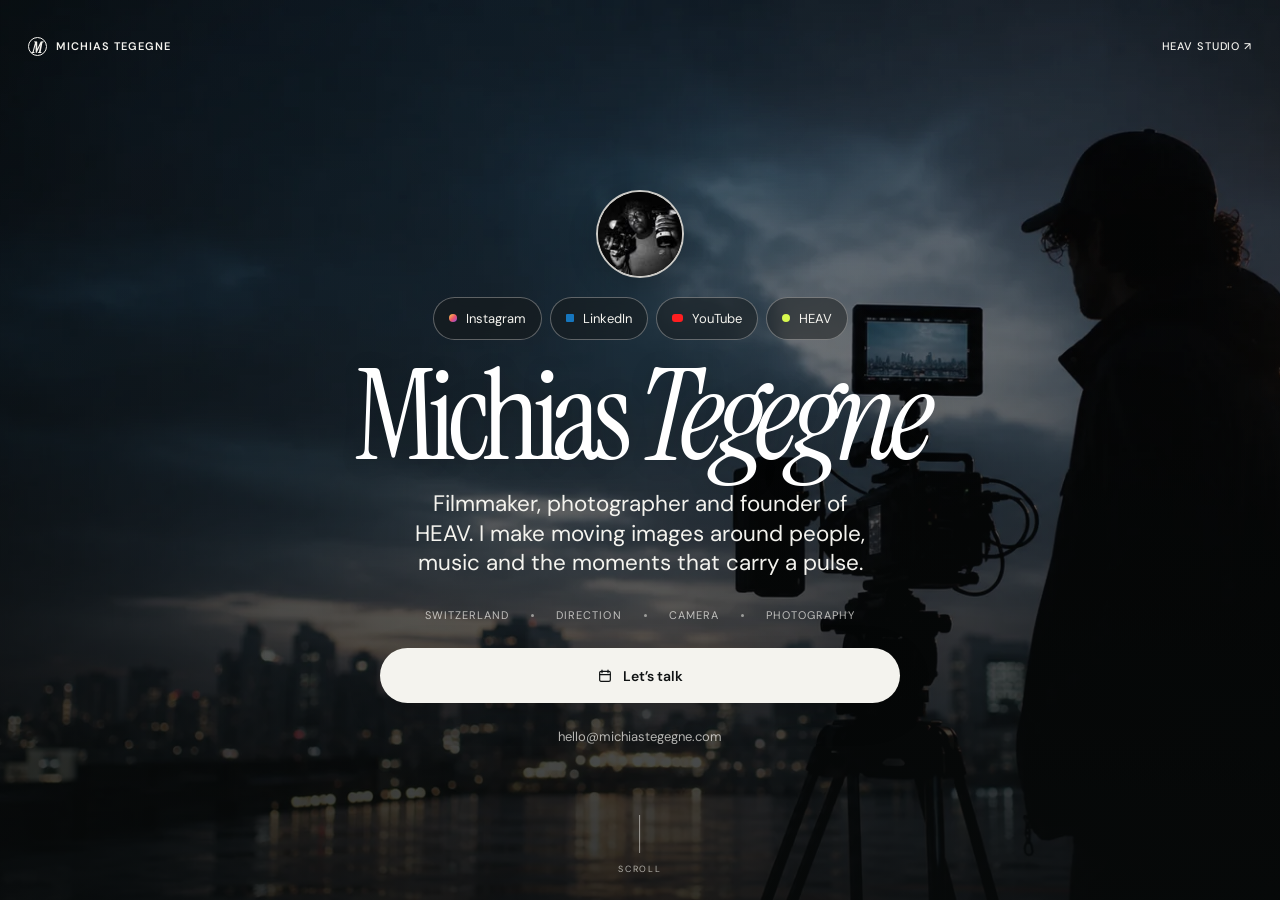
<file: index.html>
<!doctype html>
<html lang="en">
<head>
  <meta charset="utf-8" />
  <meta name="viewport" content="width=device-width, initial-scale=1, viewport-fit=cover" />
  <meta name="description" content="Michias Tegegne — filmmaker, photographer and founder of HEAV." />
  <meta name="theme-color" content="#0c0f10" />
  <link rel="canonical" href="https://michiastegegne.com/" />
  <meta property="og:type" content="profile" />
  <meta property="og:title" content="Michias Tegegne — Filmmaker &amp; Photographer" />
  <meta property="og:description" content="Filmmaker, photographer and founder of HEAV." />
  <meta property="og:url" content="https://michiastegegne.com/" />
  <meta property="og:image" content="https://michiastegegne.com/assets/portfolio/filmmaker-hero.png" />
  <meta property="og:site_name" content="Michias Tegegne" />
  <meta name="twitter:card" content="summary_large_image" />
  <link rel="icon" href="favicon.svg" type="image/svg+xml" />
  <link rel="apple-touch-icon" href="apple-touch-icon.png" />
  <link rel="preload" href="assets/portfolio/filmmaker-hero.webp" as="image" type="image/webp" fetchpriority="high" />
  <link rel="preconnect" href="https://fonts.googleapis.com" />
  <link rel="preconnect" href="https://fonts.gstatic.com" crossorigin />
  <link href="https://fonts.googleapis.com/css2?family=DM+Sans:opsz,wght@9..40,400;9..40,500;9..40,600&amp;family=Instrument+Serif:ital@0;1&amp;display=swap" rel="stylesheet" />
  <title>Michias Tegegne — Filmmaker &amp; Photographer</title>
  <style>
    :root { --ink:#0c0f10; --paper:#f4f3ee; --muted:rgba(244,243,238,.72); --line:rgba(244,243,238,.33); --glass:rgba(22,25,25,.47); --max:1320px; }
    * { box-sizing:border-box; }
    html { background:var(--ink); scroll-behavior:smooth; }
    body { min-width:320px; margin:0; color:var(--paper); background:var(--ink); font-family:"DM Sans", Arial, sans-serif; -webkit-font-smoothing:antialiased; text-rendering:optimizeLegibility; }
    a { color:inherit; }
    :focus-visible { outline:2px solid var(--paper); outline-offset:4px; }
    .skip { position:fixed; z-index:50; top:14px; left:14px; padding:11px 15px; color:var(--ink); background:var(--paper); font-weight:600; transform:translateY(-180%); transition:transform .18s ease; }
    .skip:focus { transform:translateY(0); }
    .bio { position:relative; min-height:100svh; display:grid; place-items:center; overflow:hidden; isolation:isolate; background:#101314; }
    .background { position:absolute; z-index:-2; inset:0; width:100%; height:100%; object-fit:cover; object-position:50% 52%; filter:saturate(.72) contrast(1.03) brightness(.82); }
    .shade { position:absolute; z-index:-1; inset:0; background:linear-gradient(180deg,rgba(8,11,11,.25) 0%,rgba(8,11,11,.38) 40%,rgba(8,11,11,.78) 100%),linear-gradient(90deg,rgba(8,11,11,.24),transparent 50%,rgba(8,11,11,.18)); }
    .masthead { position:absolute; z-index:2; top:0; left:0; right:0; display:flex; justify-content:space-between; align-items:center; gap:20px; width:min(100%,var(--max)); margin:auto; padding:24px 28px; }
    .brand { display:inline-flex; align-items:center; gap:9px; min-height:44px; color:var(--paper); font-size:11px; font-weight:600; letter-spacing:.09em; text-decoration:none; text-transform:uppercase; }
    .brand-mark { display:grid; width:19px; height:19px; place-items:center; border:1px solid currentColor; border-radius:50%; font-family:"Instrument Serif", Georgia, serif; font-size:15px; font-style:italic; text-transform:none; }
    .masthead a:last-child { min-height:44px; display:inline-flex; align-items:center; color:var(--paper); font-size:11px; font-weight:500; letter-spacing:.08em; text-decoration:none; text-transform:uppercase; }
    .masthead a:last-child:hover { color:#fff; text-decoration:underline; text-underline-offset:4px; }
    .bio-content { width:min(100% - 36px, 800px); display:flex; flex-direction:column; align-items:center; padding:105px 0 70px; text-align:center; }
    .avatar { width:88px; height:88px; margin-bottom:19px; overflow:hidden; border:2px solid rgba(244,243,238,.82); border-radius:50%; box-shadow:0 7px 30px rgba(0,0,0,.2); background:#111; }
    .avatar img { display:block; width:100%; height:100%; object-fit:cover; }
    .socials { display:flex; flex-wrap:wrap; justify-content:center; gap:8px; margin:0 0 27px; }
    .social { min-height:43px; display:inline-flex; align-items:center; gap:9px; padding:8px 15px; border:1px solid var(--line); border-radius:999px; color:var(--paper); background:var(--glass); -webkit-backdrop-filter:blur(12px); backdrop-filter:blur(12px); font-size:13px; text-decoration:none; transition:background .18s ease,border-color .18s ease,transform .18s ease; }
    .social:hover { border-color:rgba(244,243,238,.74); background:rgba(15,17,18,.72); transform:translateY(-1px); }
    .dot { width:8px; height:8px; flex:0 0 8px; border-radius:50%; background:currentColor; }
    .social--instagram .dot { background:linear-gradient(135deg,#f8d14a,#ec5469 52%,#8a4ee7); }
    .social--youtube .dot { width:11px; flex-basis:11px; border-radius:3px; background:#ff1e20; }
    .social--linkedin .dot { border-radius:1px; background:#1676be; }
    .social--heav .dot { background:#d8f94f; }
    h1 { margin:0; color:#fff; font-family:"Instrument Serif", Georgia, serif; font-size:clamp(70px,9.8vw,147px); font-weight:400; letter-spacing:-.065em; line-height:.8; text-shadow:0 2px 22px rgba(0,0,0,.16); }
    h1 span { font-style:italic; }
    .role { max-width:590px; margin:22px auto 0; color:#f4f3ee; font-size:clamp(17px,1.75vw,23px); font-weight:400; line-height:1.32; text-wrap:balance; }
    .facts { display:flex; flex-wrap:wrap; justify-content:center; gap:8px 22px; margin:30px 0 26px; color:var(--muted); font-size:11px; letter-spacing:.095em; text-transform:uppercase; }
    .facts span + span::before { content:""; display:inline-block; width:3px; height:3px; margin:0 22px 2px 0; border-radius:50%; background:currentColor; opacity:.72; }
    .contact { width:min(100%,520px); min-height:55px; display:flex; align-items:center; justify-content:center; gap:10px; border:0; border-radius:999px; color:#101314; background:var(--paper); box-shadow:0 10px 34px rgba(0,0,0,.2); font-size:14px; font-weight:600; text-decoration:none; transition:transform .18s ease,background .18s ease; }
    .contact:hover { background:#fff; transform:translateY(-2px); }
    .contact svg { width:16px; height:16px; }
    .email { margin:25px 0 0; color:var(--muted); font-size:13px; text-decoration:none; }
    .email:hover { color:#fff; text-decoration:underline; text-underline-offset:4px; }
    .scroll { position:absolute; bottom:25px; left:50%; display:flex; flex-direction:column; align-items:center; gap:10px; color:rgba(244,243,238,.68); font-size:9px; letter-spacing:.2em; transform:translateX(-50%); text-transform:uppercase; }
    .scroll::before { content:""; width:1px; height:38px; background:rgba(244,243,238,.55); }
    @media (max-width:650px) {
      .masthead { padding:13px 18px; }
      .brand { font-size:10px; }
      .masthead a:last-child { font-size:10px; }
      .background { object-position:59% 50%; }
      .shade { background:linear-gradient(180deg,rgba(8,11,11,.22) 0%,rgba(8,11,11,.34) 38%,rgba(8,11,11,.84) 100%); }
      .bio-content { width:min(100% - 32px,480px); padding:90px 0 80px; }
      .avatar { width:78px; height:78px; margin-bottom:16px; }
      .socials { max-width:360px; gap:7px; margin-bottom:23px; }
      .social { min-height:39px; padding:7px 12px; font-size:12px; }
      h1 { font-size:clamp(60px,18vw,78px); line-height:.78; }
      h1 span { display:block; }
      .role { max-width:340px; margin-top:20px; font-size:17px; }
      .facts { gap:7px 15px; margin:25px 0 22px; font-size:9px; }
      .facts span + span::before { margin-right:15px; }
      .contact { min-height:52px; font-size:13px; }
      .email { margin-top:21px; font-size:12px; }
      .scroll { bottom:18px; }
      .scroll::before { height:25px; }
    }
    @media (max-width:385px) { .social { padding-inline:10px; font-size:11px; } .socials { gap:6px; } }
    @media (prefers-reduced-motion:reduce) { html { scroll-behavior:auto; } *,*::before,*::after { transition:none !important; animation:none !important; } }
  </style>
</head>
<body>
  <a class="skip" href="#bio-content">Skip to profile</a>
  <main class="bio" id="top" aria-labelledby="page-title">
    <img class="background" src="assets/portfolio/filmmaker-hero.webp" width="1672" height="941" alt="A camera set against a cloudy evening sky and city skyline" fetchpriority="high" />
    <div class="shade" aria-hidden="true"></div>
    <header class="masthead">
      <a class="brand" href="#top" aria-label="Michias Tegegne home"><span class="brand-mark" aria-hidden="true">M</span> Michias Tegegne</a>
      <a href="https://heav.ch" target="_blank" rel="noopener noreferrer">HEAV Studio ↗</a>
    </header>
    <section class="bio-content" id="bio-content" aria-label="Michias Tegegne profile">
      <div class="avatar"><img src="assets/michias-profile.jpg" width="100" height="100" alt="Michias Tegegne holding a camera" /></div>
      <nav class="socials" aria-label="Michias Tegegne profiles">
        <a class="social social--instagram" href="https://www.instagram.com/michiastegegne/" target="_blank" rel="noopener noreferrer"><span class="dot" aria-hidden="true"></span>Instagram</a>
        <a class="social social--linkedin" href="https://ch.linkedin.com/in/michiastegegne" target="_blank" rel="noopener noreferrer"><span class="dot" aria-hidden="true"></span>LinkedIn</a>
        <a class="social social--youtube" href="https://www.youtube.com/@michiastegegne" target="_blank" rel="noopener noreferrer"><span class="dot" aria-hidden="true"></span>YouTube</a>
        <a class="social social--heav" href="https://heav.ch" target="_blank" rel="noopener noreferrer"><span class="dot" aria-hidden="true"></span>HEAV</a>
      </nav>
      <h1 id="page-title">Michias <span>Tegegne</span></h1>
      <p class="role">Filmmaker, photographer and founder of HEAV. I make moving images around people, music and the moments that carry a pulse.</p>
      <div class="facts" aria-label="Professional focus"><span>Switzerland</span><span>Direction</span><span>Camera</span><span>Photography</span></div>
      <a class="contact" href="mailto:hello@michiastegegne.com?subject=Project%20enquiry">
        <svg viewBox="0 0 24 24" fill="none" aria-hidden="true"><rect x="4" y="5" width="16" height="15" rx="2" stroke="currentColor" stroke-width="1.8"/><path d="M7.5 3v4M16.5 3v4M4 10h16" stroke="currentColor" stroke-width="1.8" stroke-linecap="round"/></svg>
        Let’s talk
      </a>
      <a class="email" href="mailto:hello@michiastegegne.com">hello@michiastegegne.com</a>
    </section>
    <span class="scroll" aria-hidden="true">Scroll</span>
  </main>
</body>
</html>
</file>
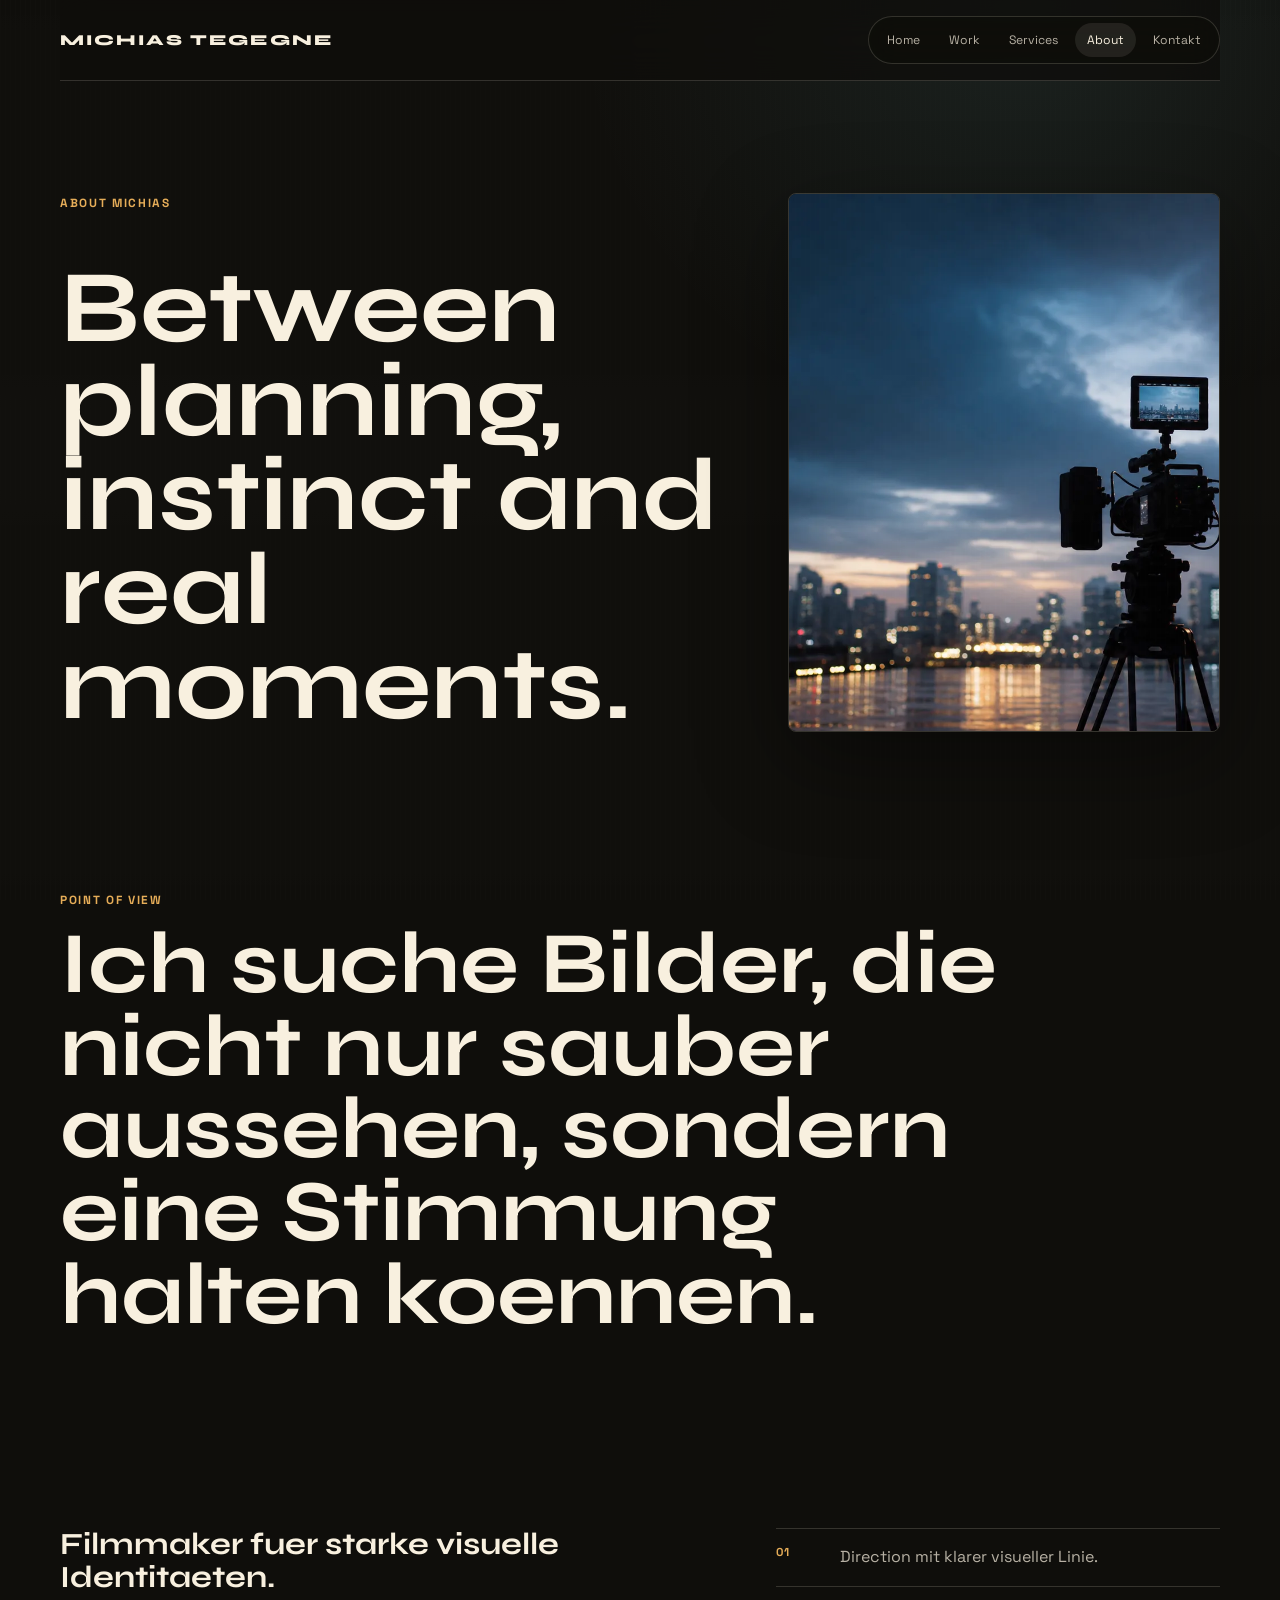
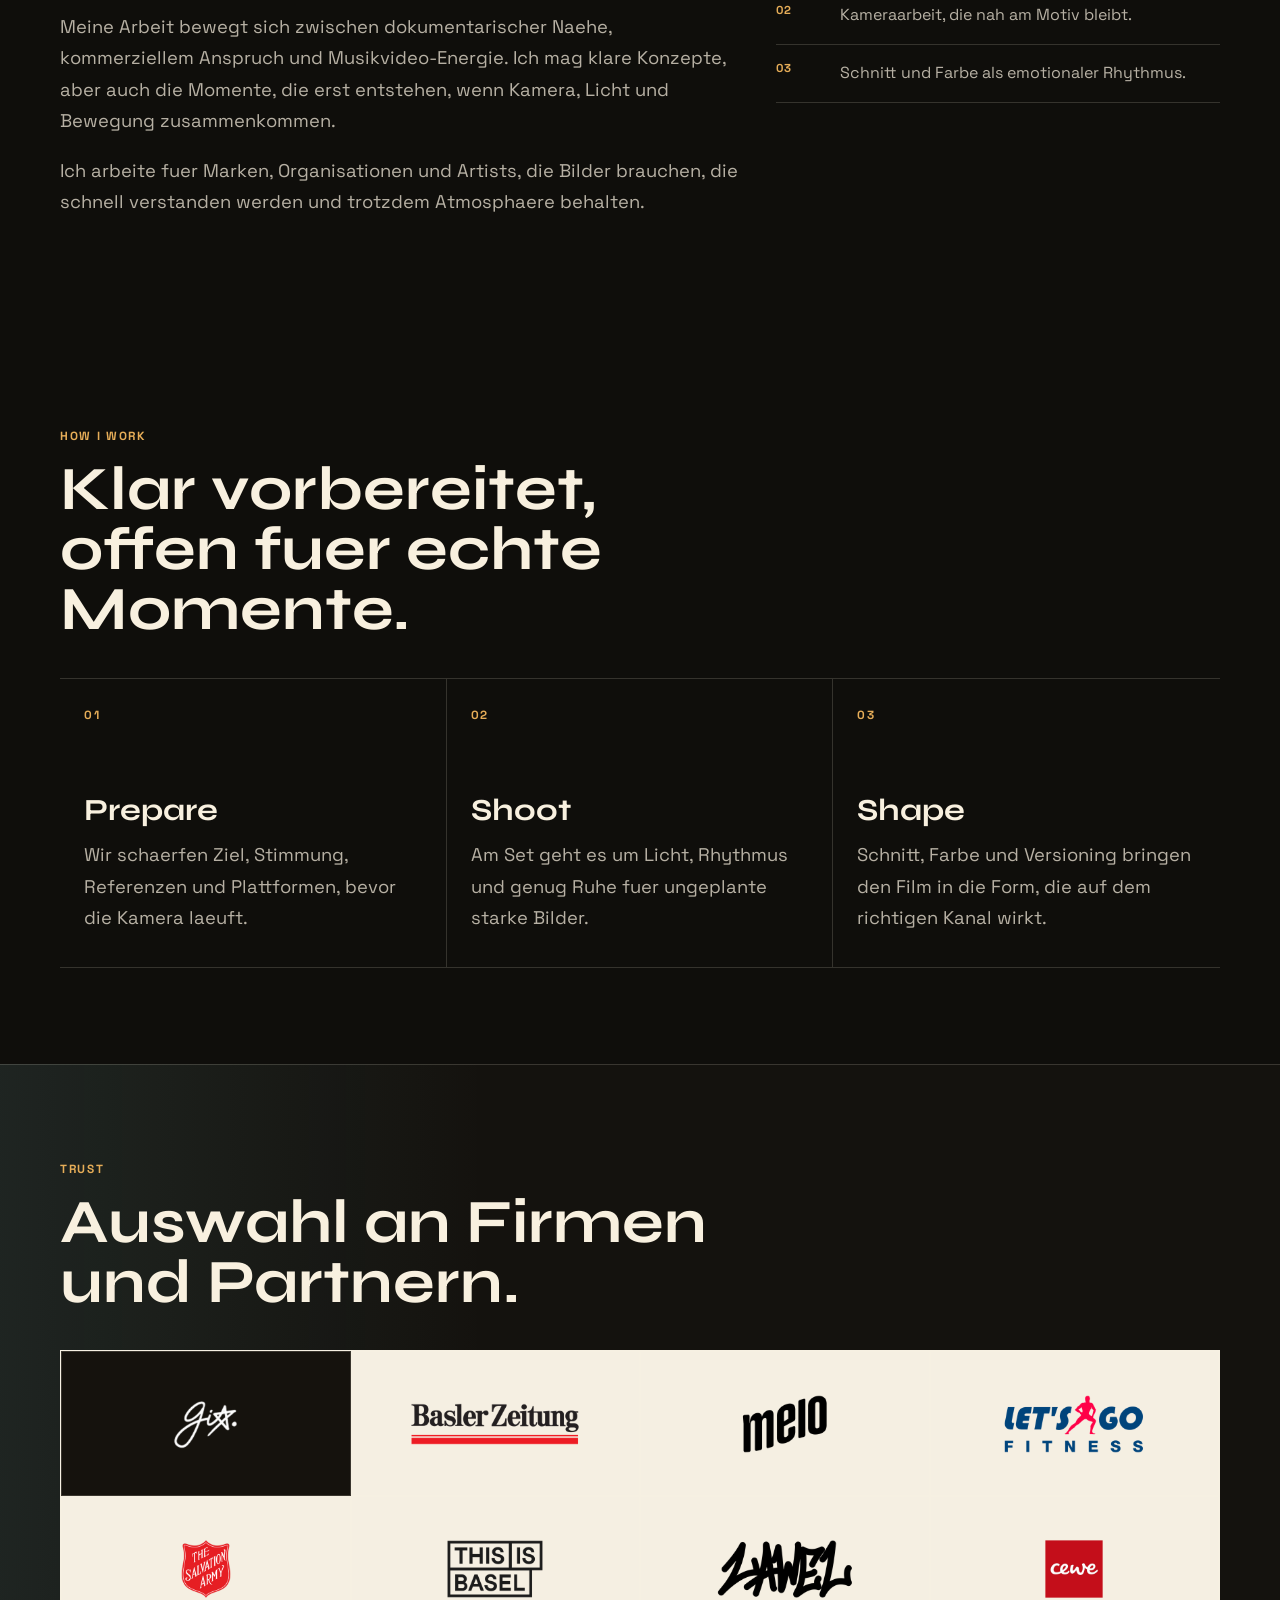
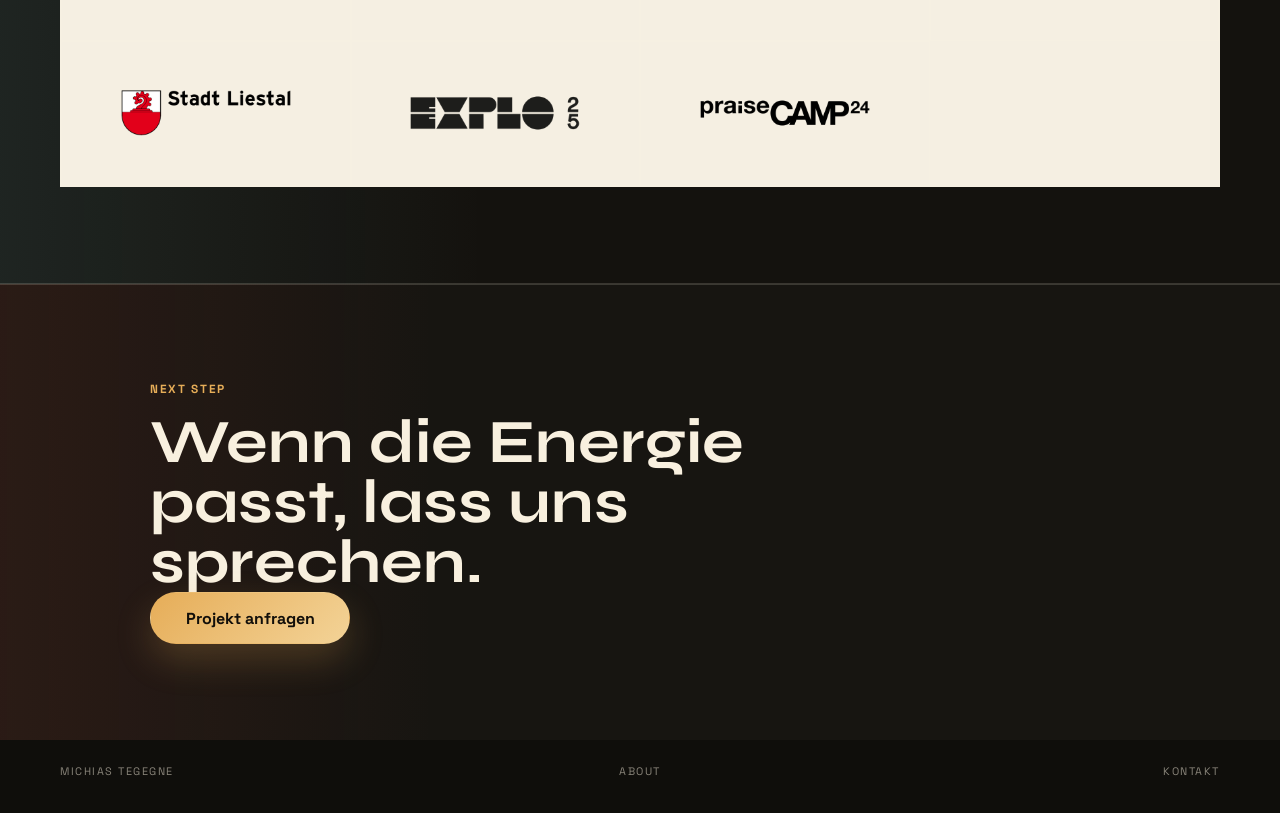
<file: about.html>
<!doctype html>
<html lang="de">
  <head>
    <meta charset="UTF-8" />
    <script>document.documentElement.classList.add("js");</script>
    <meta name="viewport" content="width=device-width, initial-scale=1.0, viewport-fit=cover" />
    <meta name="theme-color" content="#0f0e0b" />
    <meta name="format-detection" content="telephone=no" />
    <meta
      name="description"
      content="About-Seite von Michias Tegegne, Filmmaker fuer visuelle Geschichten."
    />
    <link rel="canonical" href="https://michiastegegne.com/about.html" />
    <meta property="og:type" content="website" />
    <meta property="og:title" content="About | Michias Tegegne" />
    <meta property="og:description" content="About-Seite von Michias Tegegne, Filmmaker fuer visuelle Geschichten." />
    <meta property="og:url" content="https://michiastegegne.com/about.html" />
    <meta property="og:image" content="https://michiastegegne.com/assets/portfolio/filmmaker-hero.png" />
    <meta property="og:site_name" content="Michias Tegegne" />
    <meta property="og:locale" content="de_CH" />
    <meta name="twitter:card" content="summary_large_image" />
    <title>About | Michias Tegegne</title>
    <link rel="icon" href="/favicon.svg" type="image/svg+xml" />
    <link rel="apple-touch-icon" href="/apple-touch-icon.png" />
    <link rel="manifest" href="/site.webmanifest" />
    <link rel="preload" href="assets/portfolio/filmmaker-hero.webp" as="image" type="image/webp" fetchpriority="high" />
    <link rel="preconnect" href="https://fonts.googleapis.com" />
    <link rel="preconnect" href="https://fonts.gstatic.com" crossorigin />
    <link
      href="https://fonts.googleapis.com/css2?family=Cormorant+Garamond:wght@500;600;700&family=Space+Grotesk:wght@400;500;700&family=Syne:wght@600;700;800&display=swap"
      rel="stylesheet"
    />
    <link rel="stylesheet" href="styles.css" />
  </head>
  <body>
    <a class="skip-link" href="#main">Zum Inhalt springen</a>
    <div class="site-grain" aria-hidden="true"></div>
    <nav class="topbar page-topbar reveal" aria-label="Primaere Navigation">
      <a class="brand" href="index.html">Michias Tegegne</a>
      <div class="nav-links" aria-label="Hauptnavigation">
        <a href="index.html">Home</a>
        <a href="work.html">Work</a>
        <a href="services.html">Services</a>
        <a aria-current="page" href="about.html">About</a>
        <a href="contact.html">Kontakt</a>
      </div>
    </nav>

    <main id="main">
      <header class="page-hero section about-hero">
        <p class="eyebrow reveal">About Michias</p>
        <h1 class="page-title reveal">Between planning, instinct and real moments.</h1>
        <div class="about-portrait reveal">
          <picture>
            <source srcset="assets/portfolio/filmmaker-hero.webp" type="image/webp" />
            <img
              src="assets/portfolio/filmmaker-hero.png"
              alt="Filmmaker am Set mit Kamera und Stadtlicht"
              width="1536"
              height="1024"
              loading="eager"
              fetchpriority="high"
              decoding="async"
            />
          </picture>
        </div>
      </header>

      <section class="section statement-section" aria-labelledby="statement-title">
        <p class="eyebrow reveal">Point of view</p>
        <h2 id="statement-title" class="statement reveal">
          Ich suche Bilder, die nicht nur sauber aussehen, sondern eine Stimmung
          halten koennen.
        </h2>
      </section>

      <section class="section about-copy-grid" aria-label="Biografie und Fokus">
        <div class="bio-copy reveal">
          <h2>Filmmaker fuer starke visuelle Identitaeten.</h2>
          <p>
            Meine Arbeit bewegt sich zwischen dokumentarischer Naehe,
            kommerziellem Anspruch und Musikvideo-Energie. Ich mag klare
            Konzepte, aber auch die Momente, die erst entstehen, wenn Kamera,
            Licht und Bewegung zusammenkommen.
          </p>
          <p>
            Ich arbeite fuer Marken, Organisationen und Artists, die Bilder
            brauchen, die schnell verstanden werden und trotzdem Atmosphaere
            behalten.
          </p>
        </div>
        <div class="focus-list reveal">
          <div>
            <span>01</span>
            <p>Direction mit klarer visueller Linie.</p>
          </div>
          <div>
            <span>02</span>
            <p>Kameraarbeit, die nah am Motiv bleibt.</p>
          </div>
          <div>
            <span>03</span>
            <p>Schnitt und Farbe als emotionaler Rhythmus.</p>
          </div>
        </div>
      </section>

      <section class="section process-section" aria-labelledby="about-process-title">
        <div class="section-heading reveal">
          <p class="eyebrow">How I work</p>
          <h2 id="about-process-title">Klar vorbereitet, offen fuer echte Momente.</h2>
        </div>
        <div class="approach-grid">
          <article class="approach-item reveal">
            <span>01</span>
            <h3>Prepare</h3>
            <p>Wir schaerfen Ziel, Stimmung, Referenzen und Plattformen, bevor die Kamera laeuft.</p>
          </article>
          <article class="approach-item reveal">
            <span>02</span>
            <h3>Shoot</h3>
            <p>Am Set geht es um Licht, Rhythmus und genug Ruhe fuer ungeplante starke Bilder.</p>
          </article>
          <article class="approach-item reveal">
            <span>03</span>
            <h3>Shape</h3>
            <p>Schnitt, Farbe und Versioning bringen den Film in die Form, die auf dem richtigen Kanal wirkt.</p>
          </article>
        </div>
      </section>

      <section class="clients-section" aria-labelledby="about-clients-title">
        <div class="section">
          <div class="section-heading reveal">
            <p class="eyebrow">Trust</p>
            <h2 id="about-clients-title">Auswahl an Firmen und Partnern.</h2>
          </div>
          <div class="client-logo-grid reveal" aria-label="Kundenlogos">
            <div class="client-logo-card client-logo-card--dark">
              <img src="assets/logos/01-gix.png" alt="GIX" width="640" height="320" loading="lazy" decoding="async" />
            </div>
            <div class="client-logo-card">
              <img src="assets/logos/02-basler-zeitung.png" alt="Basler Zeitung" width="640" height="320" loading="lazy" decoding="async" />
            </div>
            <div class="client-logo-card">
              <img src="assets/logos/03-melo.png" alt="MELO" width="640" height="320" loading="lazy" decoding="async" />
            </div>
            <div class="client-logo-card">
              <img src="assets/logos/04-lets-go-fitness.png" alt="Let's Go Fitness" width="640" height="320" loading="lazy" decoding="async" />
            </div>
            <div class="client-logo-card">
              <img src="assets/logos/05-salvation-army.png" alt="The Salvation Army" width="640" height="320" loading="lazy" decoding="async" />
            </div>
            <div class="client-logo-card">
              <img src="assets/logos/06-this-is-basel.png" alt="This Is Basel" width="640" height="320" loading="lazy" decoding="async" />
            </div>
            <div class="client-logo-card">
              <img src="assets/logos/07-lawel.png" alt="Lawel" width="640" height="320" loading="lazy" decoding="async" />
            </div>
            <div class="client-logo-card">
              <img src="assets/logos/08-cewe.png" alt="CEWE" width="640" height="320" loading="lazy" decoding="async" />
            </div>
            <div class="client-logo-card">
              <img src="assets/logos/09-stadt-liestal.png" alt="Stadt Liestal" width="640" height="320" loading="lazy" decoding="async" />
            </div>
            <div class="client-logo-card">
              <img src="assets/logos/10-explo-25.png" alt="EXPLO 25" width="640" height="320" loading="lazy" decoding="async" />
            </div>
            <div class="client-logo-card">
              <img src="assets/logos/11-praisecamp-24.png" alt="praiseCAMP24" width="640" height="320" loading="lazy" decoding="async" />
            </div>
          </div>
        </div>
      </section>

      <section class="contact-cta compact" aria-labelledby="about-contact">
        <div class="section contact-inner">
          <p class="eyebrow reveal">Next Step</p>
          <h2 id="about-contact" class="reveal">Wenn die Energie passt, lass uns sprechen.</h2>
          <a class="button button-primary reveal" href="contact.html">Projekt anfragen</a>
        </div>
      </section>
    </main>

    <footer class="footer">
      <a href="index.html">Michias Tegegne</a>
      <span>About</span>
      <a href="contact.html">Kontakt</a>
    </footer>

    <div class="mobile-action-bar" aria-label="Schnellkontakt">
      <a href="contact.html">Projekt anfragen</a>
      <a href="mailto:hello@michiastegegne.com">Mail</a>
    </div>

    <script src="script.js"></script>
  </body>
</html>
</file>
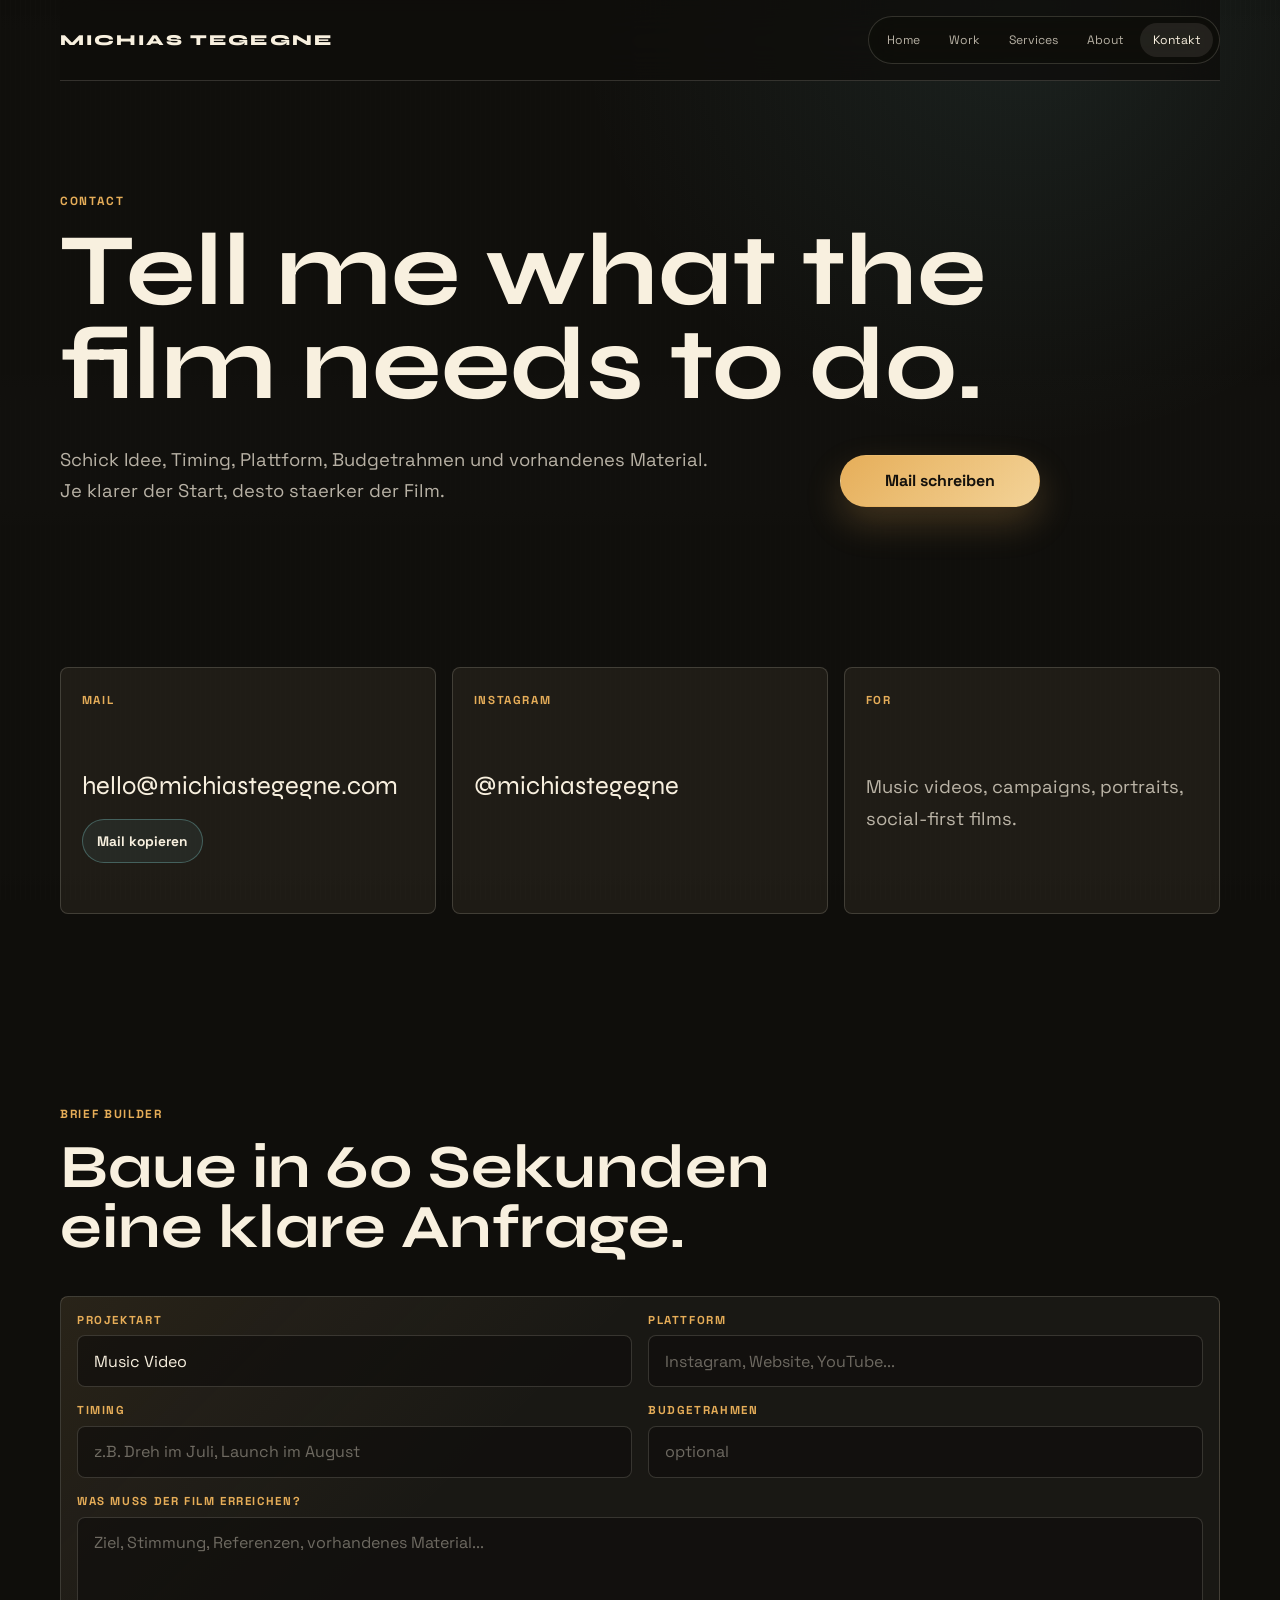
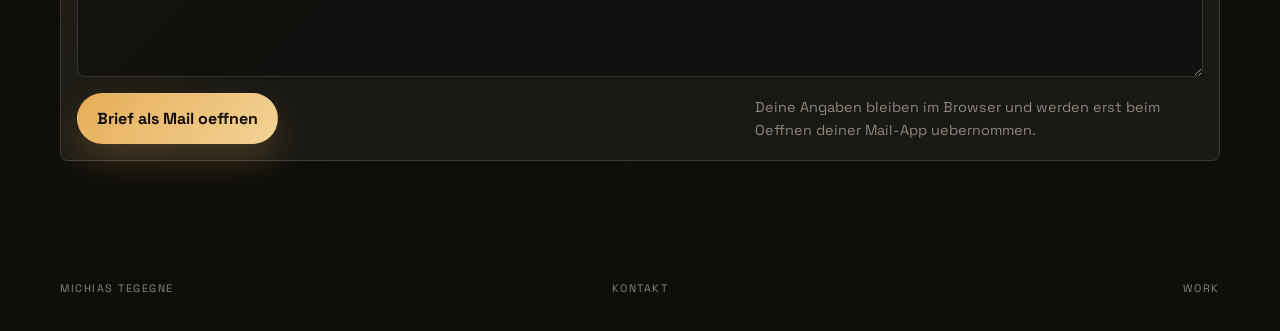
<file: contact.html>
<!doctype html>
<html lang="de">
  <head>
    <meta charset="UTF-8" />
    <script>document.documentElement.classList.add("js");</script>
    <meta name="viewport" content="width=device-width, initial-scale=1.0, viewport-fit=cover" />
    <meta name="theme-color" content="#0f0e0b" />
    <meta name="format-detection" content="telephone=no" />
    <meta
      name="description"
      content="Kontakt fuer Film- und Videoprojekte mit Michias Tegegne."
    />
    <link rel="canonical" href="https://michiastegegne.com/contact.html" />
    <meta property="og:type" content="website" />
    <meta property="og:title" content="Kontakt | Michias Tegegne" />
    <meta property="og:description" content="Kontakt fuer Film- und Videoprojekte mit Michias Tegegne." />
    <meta property="og:url" content="https://michiastegegne.com/contact.html" />
    <meta property="og:image" content="https://michiastegegne.com/assets/portfolio/filmmaker-hero.png" />
    <meta property="og:site_name" content="Michias Tegegne" />
    <meta property="og:locale" content="de_CH" />
    <meta name="twitter:card" content="summary_large_image" />
    <title>Kontakt | Michias Tegegne</title>
    <link rel="icon" href="/favicon.svg" type="image/svg+xml" />
    <link rel="apple-touch-icon" href="/apple-touch-icon.png" />
    <link rel="manifest" href="/site.webmanifest" />
    <link rel="preconnect" href="https://fonts.googleapis.com" />
    <link rel="preconnect" href="https://fonts.gstatic.com" crossorigin />
    <link
      href="https://fonts.googleapis.com/css2?family=Cormorant+Garamond:wght@500;600;700&family=Space+Grotesk:wght@400;500;700&family=Syne:wght@600;700;800&display=swap"
      rel="stylesheet"
    />
    <link rel="stylesheet" href="styles.css" />
  </head>
  <body>
    <a class="skip-link" href="#main">Zum Inhalt springen</a>
    <div class="site-grain" aria-hidden="true"></div>
    <nav class="topbar page-topbar reveal" aria-label="Primaere Navigation">
      <a class="brand" href="index.html">Michias Tegegne</a>
      <div class="nav-links" aria-label="Hauptnavigation">
        <a href="index.html">Home</a>
        <a href="work.html">Work</a>
        <a href="services.html">Services</a>
        <a href="about.html">About</a>
        <a aria-current="page" href="contact.html">Kontakt</a>
      </div>
    </nav>

    <main id="main">
      <header class="page-hero section contact-page-hero">
        <p class="eyebrow reveal">Contact</p>
        <h1 class="page-title reveal">Tell me what the film needs to do.</h1>
        <div class="page-lead-grid reveal">
          <p>
            Schick Idee, Timing, Plattform, Budgetrahmen und vorhandenes
            Material. Je klarer der Start, desto staerker der Film.
          </p>
          <a
            class="button button-primary"
            href="mailto:hello@michiastegegne.com?subject=Projektanfrage%20Film%20/%20Video"
          >
            Mail schreiben
          </a>
        </div>
      </header>

      <section class="section contact-board" aria-label="Kontaktinformationen">
        <article class="contact-card contact-card--mail reveal">
          <span>Mail</span>
          <a href="mailto:hello@michiastegegne.com">hello@michiastegegne.com</a>
          <button class="copy-mail-button" type="button" data-copy="hello@michiastegegne.com">
            Mail kopieren
          </button>
          <small class="copy-status" aria-live="polite"></small>
        </article>
        <article class="contact-card reveal">
          <span>Instagram</span>
          <a href="https://www.instagram.com/michiastegegne/" target="_blank" rel="noreferrer">@michiastegegne</a>
        </article>
        <article class="contact-card reveal">
          <span>For</span>
          <p>Music videos, campaigns, portraits, social-first films.</p>
        </article>
      </section>

      <section class="section brief-section" aria-labelledby="brief-title">
        <div class="section-heading reveal">
          <p class="eyebrow">Brief Builder</p>
          <h2 id="brief-title">Baue in 60 Sekunden eine klare Anfrage.</h2>
        </div>
        <form class="brief-builder reveal" id="briefBuilder">
          <label>
            <span>Projektart</span>
            <select name="projectType">
              <option value="Music Video">Music Video</option>
              <option value="Brand Film">Brand Film</option>
              <option value="Social Reels">Social Reels</option>
              <option value="Documentary Portrait">Documentary Portrait</option>
              <option value="Editing & Color">Editing & Color</option>
            </select>
          </label>
          <label>
            <span>Plattform</span>
            <input name="platform" type="text" placeholder="Instagram, Website, YouTube..." />
          </label>
          <label>
            <span>Timing</span>
            <input name="timeline" type="text" placeholder="z.B. Dreh im Juli, Launch im August" />
          </label>
          <label>
            <span>Budgetrahmen</span>
            <input name="budget" type="text" placeholder="optional" />
          </label>
          <label class="brief-builder-wide">
            <span>Was muss der Film erreichen?</span>
            <textarea
              name="goal"
              rows="5"
              placeholder="Ziel, Stimmung, Referenzen, vorhandenes Material..."
            ></textarea>
          </label>
          <div class="brief-builder-actions">
            <a
              class="button button-primary"
              id="briefMailLink"
              href="mailto:hello@michiastegegne.com?subject=Projektanfrage%20Film%20/%20Video"
            >
              Brief als Mail oeffnen
            </a>
            <p>Deine Angaben bleiben im Browser und werden erst beim Oeffnen deiner Mail-App uebernommen.</p>
          </div>
        </form>
      </section>
    </main>

    <footer class="footer">
      <a href="index.html">Michias Tegegne</a>
      <span>Kontakt</span>
      <a href="work.html">Work</a>
    </footer>

    <div class="mobile-action-bar" aria-label="Schnellkontakt">
      <a href="#brief-title">Brief bauen</a>
      <a href="mailto:hello@michiastegegne.com">Mail</a>
    </div>

    <script src="script.js"></script>
  </body>
</html>
</file>
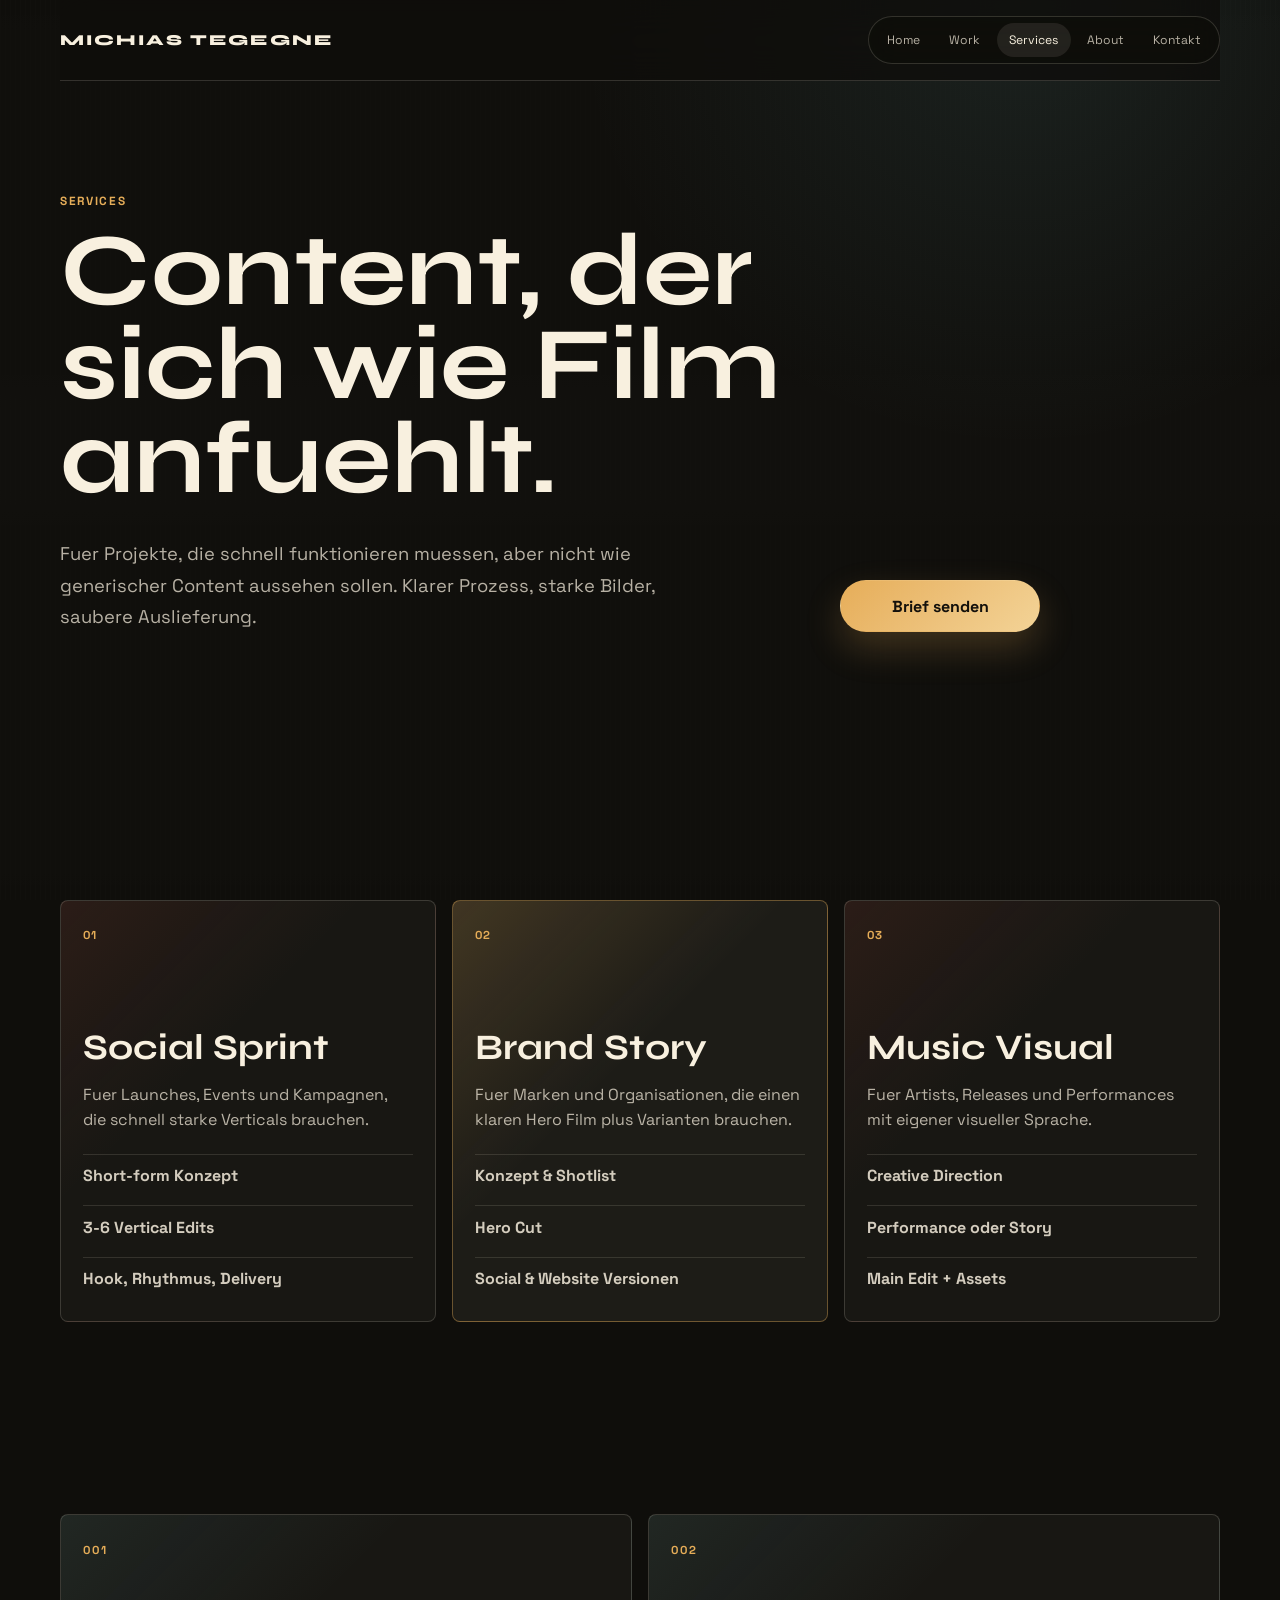
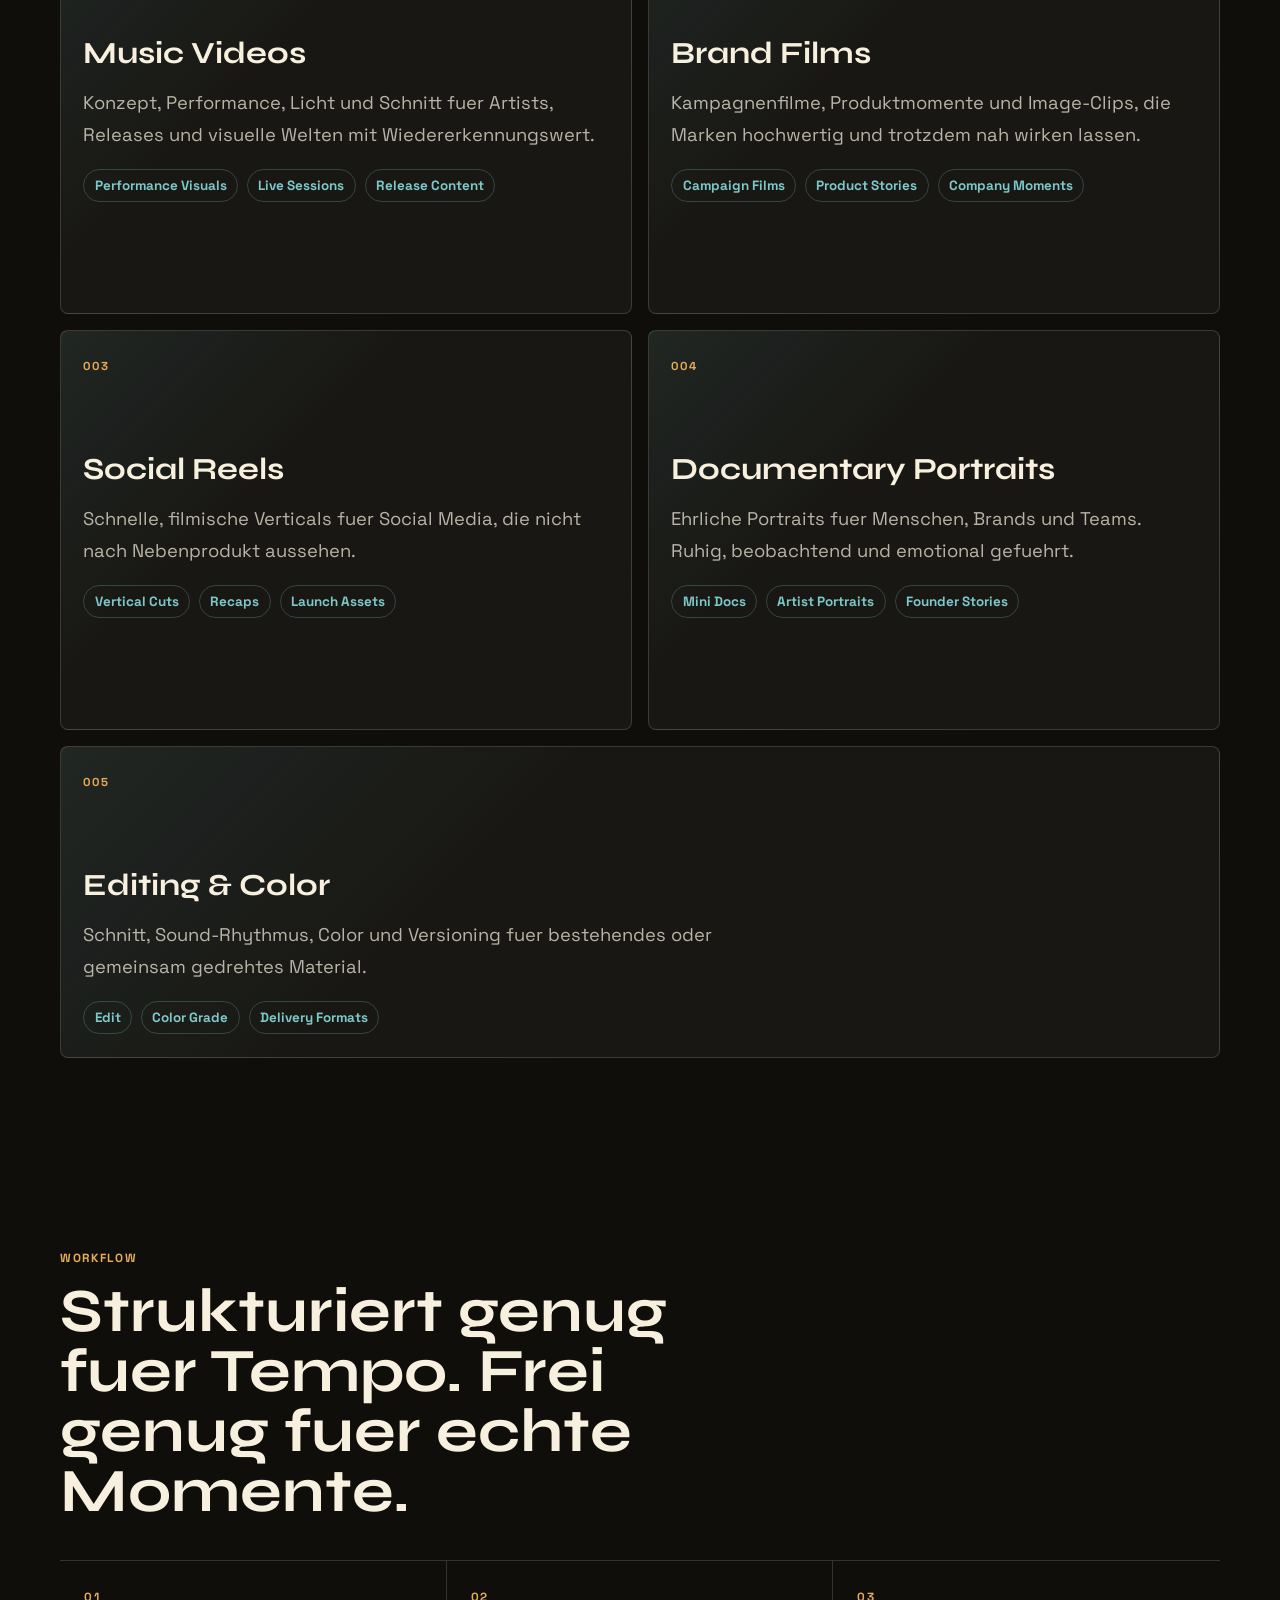
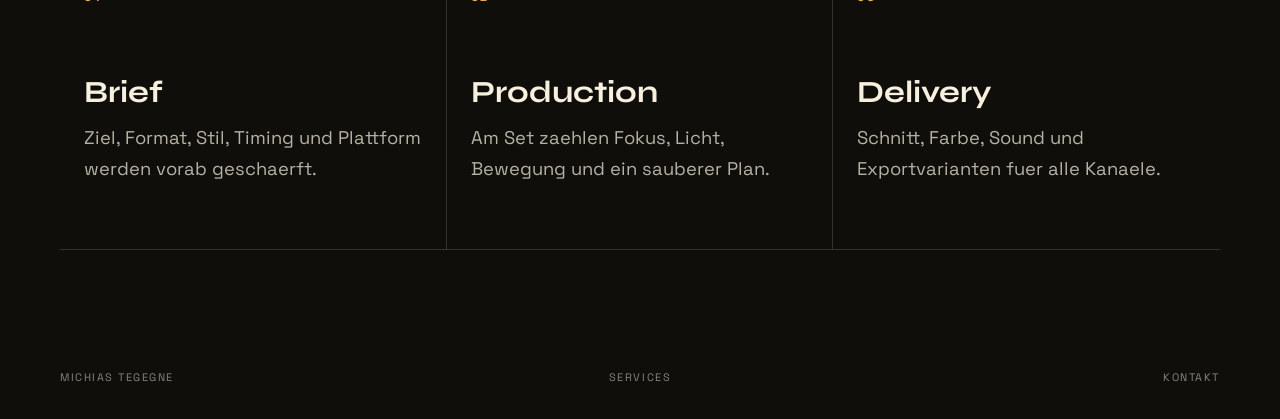
<file: services.html>
<!doctype html>
<html lang="de">
  <head>
    <meta charset="UTF-8" />
    <script>document.documentElement.classList.add("js");</script>
    <meta name="viewport" content="width=device-width, initial-scale=1.0, viewport-fit=cover" />
    <meta name="theme-color" content="#0f0e0b" />
    <meta name="format-detection" content="telephone=no" />
    <meta
      name="description"
      content="Film- und Videoproduktion Services von Michias Tegegne."
    />
    <link rel="canonical" href="https://michiastegegne.com/services.html" />
    <meta property="og:type" content="website" />
    <meta property="og:title" content="Services | Michias Tegegne" />
    <meta property="og:description" content="Film- und Videoproduktion Services von Michias Tegegne." />
    <meta property="og:url" content="https://michiastegegne.com/services.html" />
    <meta property="og:image" content="https://michiastegegne.com/assets/portfolio/filmmaker-hero.png" />
    <meta property="og:site_name" content="Michias Tegegne" />
    <meta property="og:locale" content="de_CH" />
    <meta name="twitter:card" content="summary_large_image" />
    <title>Services | Michias Tegegne</title>
    <link rel="icon" href="/favicon.svg" type="image/svg+xml" />
    <link rel="apple-touch-icon" href="/apple-touch-icon.png" />
    <link rel="manifest" href="/site.webmanifest" />
    <link rel="preconnect" href="https://fonts.googleapis.com" />
    <link rel="preconnect" href="https://fonts.gstatic.com" crossorigin />
    <link
      href="https://fonts.googleapis.com/css2?family=Cormorant+Garamond:wght@500;600;700&family=Space+Grotesk:wght@400;500;700&family=Syne:wght@600;700;800&display=swap"
      rel="stylesheet"
    />
    <link rel="stylesheet" href="styles.css" />
  </head>
  <body>
    <a class="skip-link" href="#main">Zum Inhalt springen</a>
    <div class="site-grain" aria-hidden="true"></div>
    <nav class="topbar page-topbar reveal" aria-label="Primaere Navigation">
      <a class="brand" href="index.html">Michias Tegegne</a>
      <div class="nav-links" aria-label="Hauptnavigation">
        <a href="index.html">Home</a>
        <a href="work.html">Work</a>
        <a aria-current="page" href="services.html">Services</a>
        <a href="about.html">About</a>
        <a href="contact.html">Kontakt</a>
      </div>
    </nav>

    <main id="main">
      <header class="page-hero section">
        <p class="eyebrow reveal">Services</p>
        <h1 class="page-title reveal">Content, der sich wie Film anfuehlt.</h1>
        <div class="page-lead-grid reveal">
          <p>
            Fuer Projekte, die schnell funktionieren muessen, aber nicht wie
            generischer Content aussehen sollen. Klarer Prozess, starke Bilder,
            saubere Auslieferung.
          </p>
          <a class="button button-primary" href="contact.html">Brief senden</a>
        </div>
      </header>

      <section class="section package-section" aria-labelledby="package-title">
        <div class="section-kicker-row reveal">
          <div>
            <p class="eyebrow">Project Paths</p>
            <h2 id="package-title">Drei klare Wege, um schnell zu starten.</h2>
          </div>
          <a href="contact.html#brief-title">Brief bauen</a>
        </div>
        <div class="package-grid">
          <article class="package-card reveal">
            <span>01</span>
            <h2>Social Sprint</h2>
            <p>
              Fuer Launches, Events und Kampagnen, die schnell starke Verticals
              brauchen.
            </p>
            <ul>
              <li>Short-form Konzept</li>
              <li>3-6 Vertical Edits</li>
              <li>Hook, Rhythmus, Delivery</li>
            </ul>
          </article>
          <article class="package-card package-card--accent reveal">
            <span>02</span>
            <h2>Brand Story</h2>
            <p>
              Fuer Marken und Organisationen, die einen klaren Hero Film plus
              Varianten brauchen.
            </p>
            <ul>
              <li>Konzept & Shotlist</li>
              <li>Hero Cut</li>
              <li>Social & Website Versionen</li>
            </ul>
          </article>
          <article class="package-card reveal">
            <span>03</span>
            <h2>Music Visual</h2>
            <p>
              Fuer Artists, Releases und Performances mit eigener visueller
              Sprache.
            </p>
            <ul>
              <li>Creative Direction</li>
              <li>Performance oder Story</li>
              <li>Main Edit + Assets</li>
            </ul>
          </article>
        </div>
      </section>

      <section class="section services-grid" aria-label="Service Uebersicht">
        <article class="service-card reveal">
          <span>001</span>
          <h2>Music Videos</h2>
          <p>
            Konzept, Performance, Licht und Schnitt fuer Artists, Releases und
            visuelle Welten mit Wiedererkennungswert.
          </p>
          <ul>
            <li>Performance Visuals</li>
            <li>Live Sessions</li>
            <li>Release Content</li>
          </ul>
        </article>

        <article class="service-card reveal">
          <span>002</span>
          <h2>Brand Films</h2>
          <p>
            Kampagnenfilme, Produktmomente und Image-Clips, die Marken
            hochwertig und trotzdem nah wirken lassen.
          </p>
          <ul>
            <li>Campaign Films</li>
            <li>Product Stories</li>
            <li>Company Moments</li>
          </ul>
        </article>

        <article class="service-card reveal">
          <span>003</span>
          <h2>Social Reels</h2>
          <p>
            Schnelle, filmische Verticals fuer Social Media, die nicht nach
            Nebenprodukt aussehen.
          </p>
          <ul>
            <li>Vertical Cuts</li>
            <li>Recaps</li>
            <li>Launch Assets</li>
          </ul>
        </article>

        <article class="service-card reveal">
          <span>004</span>
          <h2>Documentary Portraits</h2>
          <p>
            Ehrliche Portraits fuer Menschen, Brands und Teams. Ruhig,
            beobachtend und emotional gefuehrt.
          </p>
          <ul>
            <li>Mini Docs</li>
            <li>Artist Portraits</li>
            <li>Founder Stories</li>
          </ul>
        </article>

        <article class="service-card reveal">
          <span>005</span>
          <h2>Editing & Color</h2>
          <p>
            Schnitt, Sound-Rhythmus, Color und Versioning fuer bestehendes oder
            gemeinsam gedrehtes Material.
          </p>
          <ul>
            <li>Edit</li>
            <li>Color Grade</li>
            <li>Delivery Formats</li>
          </ul>
        </article>
      </section>

      <section class="section process-section" aria-labelledby="process-title">
        <div class="section-heading reveal">
          <p class="eyebrow">Workflow</p>
          <h2 id="process-title">Strukturiert genug fuer Tempo. Frei genug fuer echte Momente.</h2>
        </div>
        <div class="approach-grid">
          <article class="approach-item reveal">
            <span>01</span>
            <h3>Brief</h3>
            <p>Ziel, Format, Stil, Timing und Plattform werden vorab geschaerft.</p>
          </article>
          <article class="approach-item reveal">
            <span>02</span>
            <h3>Production</h3>
            <p>Am Set zaehlen Fokus, Licht, Bewegung und ein sauberer Plan.</p>
          </article>
          <article class="approach-item reveal">
            <span>03</span>
            <h3>Delivery</h3>
            <p>Schnitt, Farbe, Sound und Exportvarianten fuer alle Kanaele.</p>
          </article>
        </div>
      </section>
    </main>

    <footer class="footer">
      <a href="index.html">Michias Tegegne</a>
      <span>Services</span>
      <a href="contact.html">Kontakt</a>
    </footer>

    <div class="mobile-action-bar" aria-label="Schnellkontakt">
      <a href="contact.html">Projekt anfragen</a>
      <a href="mailto:hello@michiastegegne.com">Mail</a>
    </div>

    <script src="script.js"></script>
  </body>
</html>
</file>
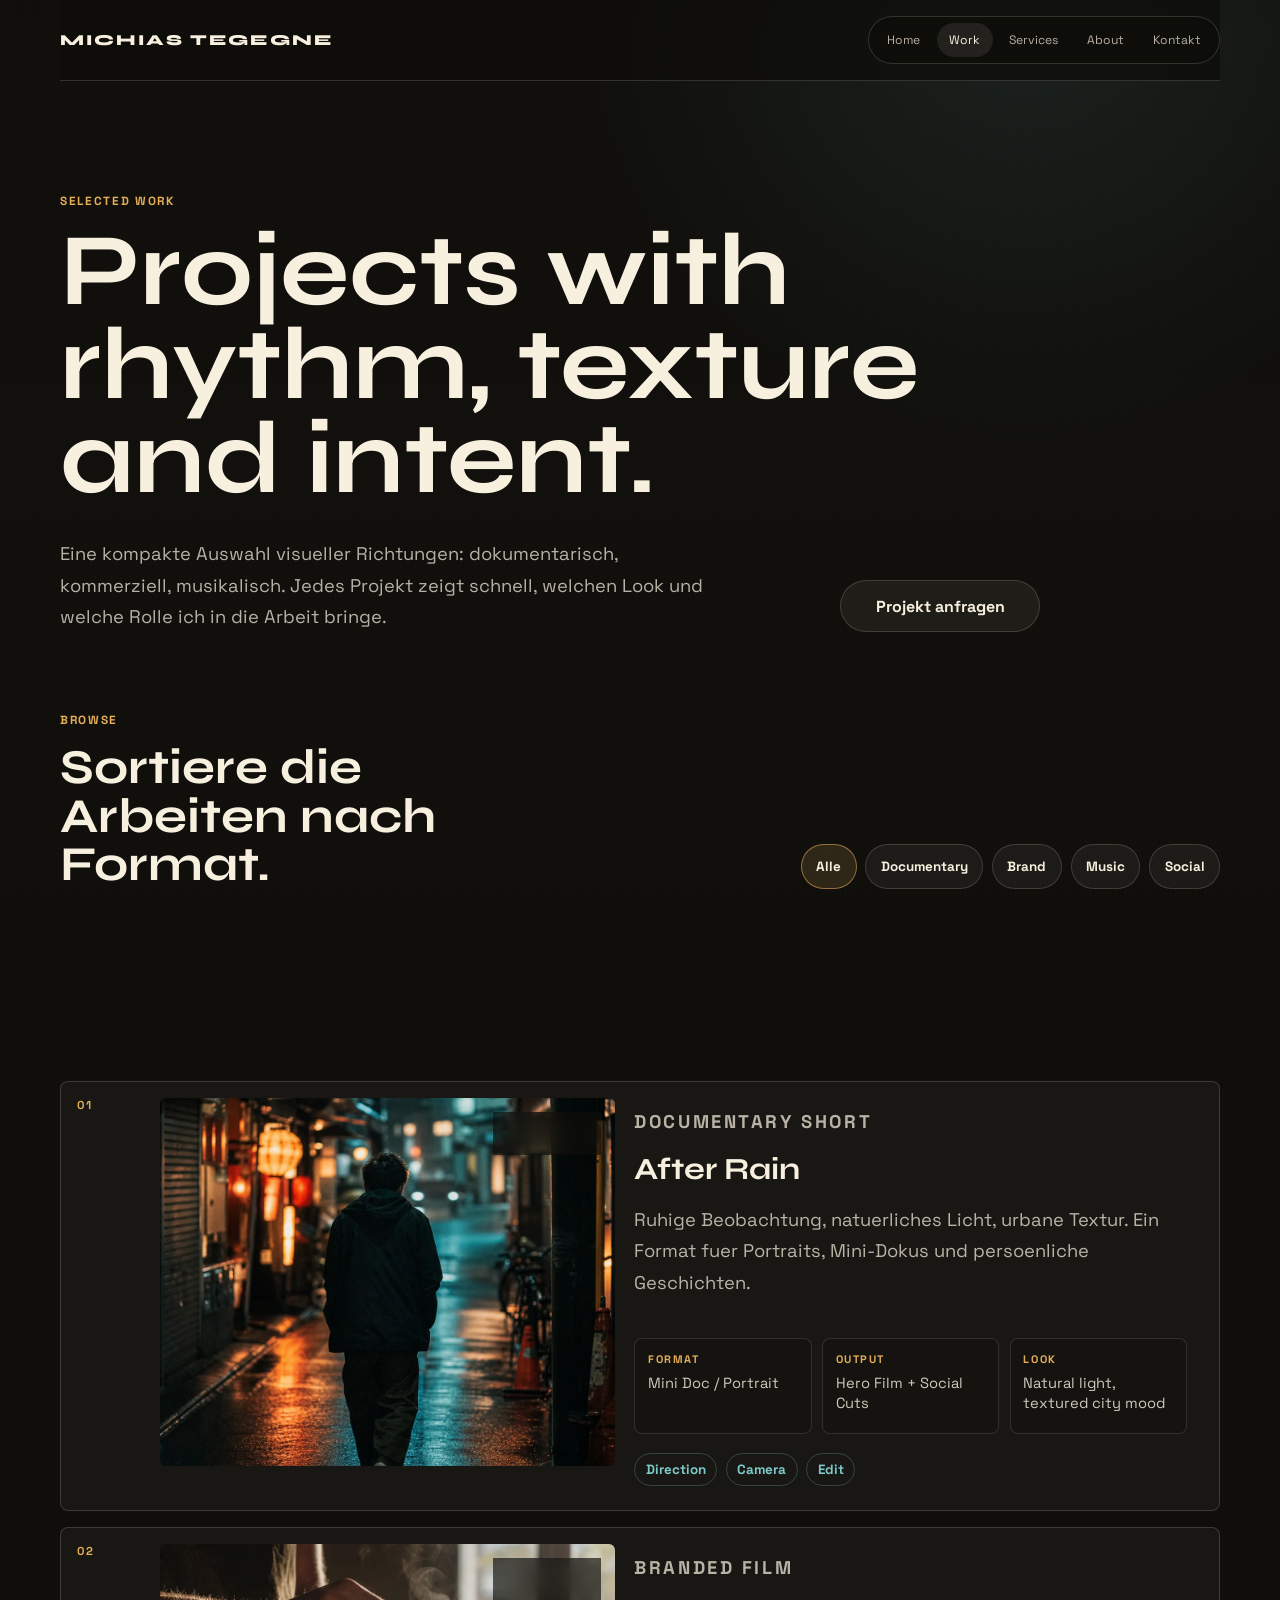
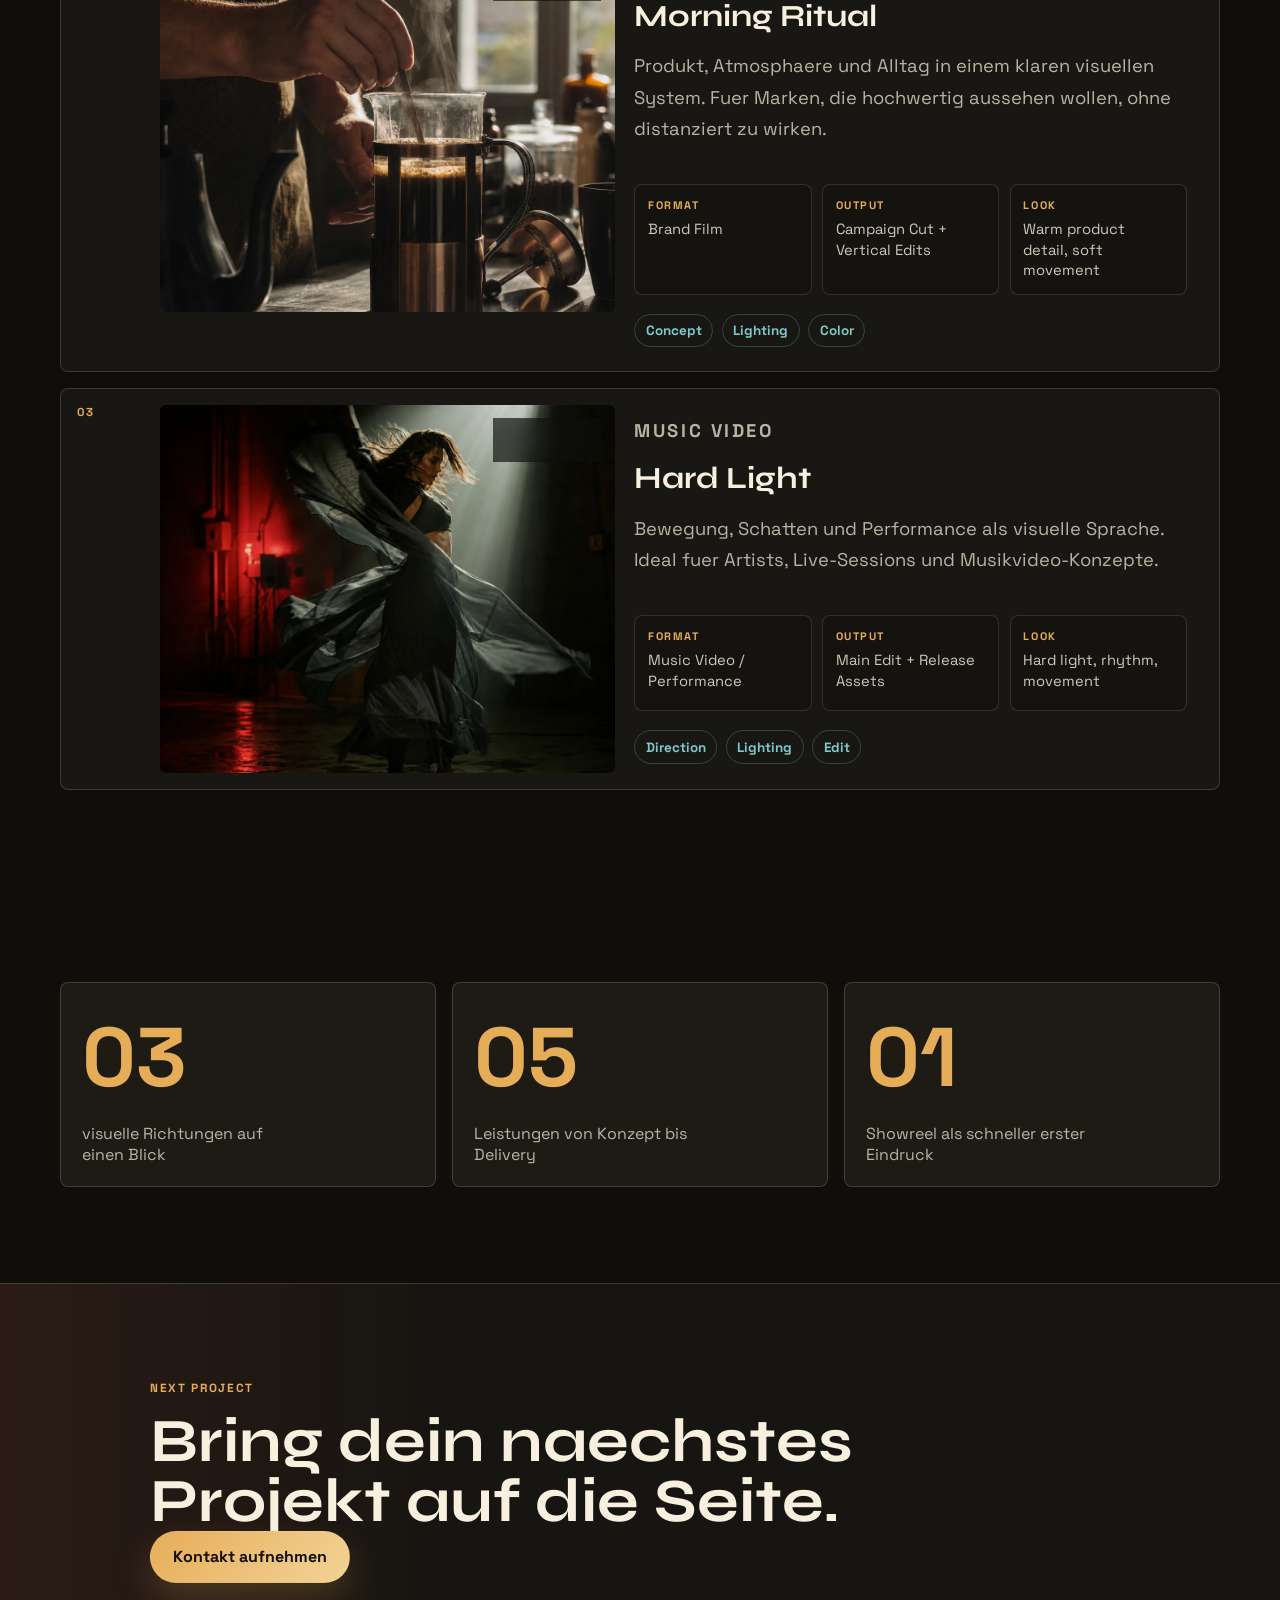
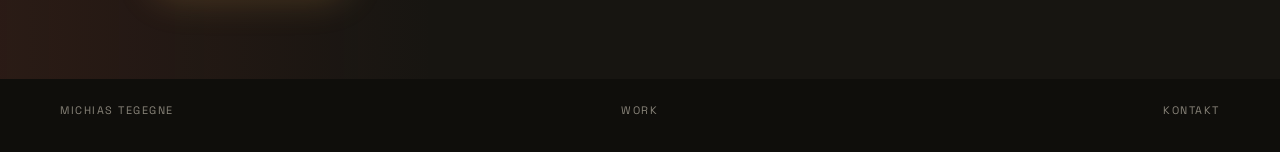
<file: work.html>
<!doctype html>
<html lang="de">
  <head>
    <meta charset="UTF-8" />
    <script>document.documentElement.classList.add("js");</script>
    <meta name="viewport" content="width=device-width, initial-scale=1.0, viewport-fit=cover" />
    <meta name="theme-color" content="#0f0e0b" />
    <meta name="format-detection" content="telephone=no" />
    <meta
      name="description"
      content="Ausgewaehlte Film- und Videoprojekte von Michias Tegegne."
    />
    <link rel="canonical" href="https://michiastegegne.com/work.html" />
    <meta property="og:type" content="website" />
    <meta property="og:title" content="Work | Michias Tegegne" />
    <meta property="og:description" content="Ausgewaehlte Film- und Videoprojekte von Michias Tegegne." />
    <meta property="og:url" content="https://michiastegegne.com/work.html" />
    <meta property="og:image" content="https://michiastegegne.com/assets/portfolio/project-documentary.png" />
    <meta property="og:site_name" content="Michias Tegegne" />
    <meta property="og:locale" content="de_CH" />
    <meta name="twitter:card" content="summary_large_image" />
    <title>Work | Michias Tegegne</title>
    <link rel="icon" href="/favicon.svg" type="image/svg+xml" />
    <link rel="apple-touch-icon" href="/apple-touch-icon.png" />
    <link rel="manifest" href="/site.webmanifest" />
    <link rel="preconnect" href="https://fonts.googleapis.com" />
    <link rel="preconnect" href="https://fonts.gstatic.com" crossorigin />
    <link
      href="https://fonts.googleapis.com/css2?family=Cormorant+Garamond:wght@500;600;700&family=Space+Grotesk:wght@400;500;700&family=Syne:wght@600;700;800&display=swap"
      rel="stylesheet"
    />
    <link rel="stylesheet" href="styles.css" />
  </head>
  <body>
    <a class="skip-link" href="#main">Zum Inhalt springen</a>
    <div class="site-grain" aria-hidden="true"></div>
    <nav class="topbar page-topbar reveal" aria-label="Primaere Navigation">
      <a class="brand" href="index.html">Michias Tegegne</a>
      <div class="nav-links" aria-label="Hauptnavigation">
        <a href="index.html">Home</a>
        <a aria-current="page" href="work.html">Work</a>
        <a href="services.html">Services</a>
        <a href="about.html">About</a>
        <a href="contact.html">Kontakt</a>
      </div>
    </nav>

    <main id="main">
      <header class="page-hero section">
        <p class="eyebrow reveal">Selected Work</p>
        <h1 class="page-title reveal">Projects with rhythm, texture and intent.</h1>
        <div class="page-lead-grid reveal">
          <p>
            Eine kompakte Auswahl visueller Richtungen: dokumentarisch,
            kommerziell, musikalisch. Jedes Projekt zeigt schnell, welchen Look
            und welche Rolle ich in die Arbeit bringe.
          </p>
          <a class="button button-secondary" href="contact.html">Projekt anfragen</a>
        </div>
      </header>

      <section class="section work-filter-section reveal" aria-labelledby="work-filter-title">
        <div>
          <p class="eyebrow">Browse</p>
          <h2 id="work-filter-title">Sortiere die Arbeiten nach Format.</h2>
        </div>
        <div class="work-filter" aria-label="Projektfilter">
          <button class="is-active" type="button" data-filter="all" aria-pressed="true">Alle</button>
          <button type="button" data-filter="documentary" aria-pressed="false">Documentary</button>
          <button type="button" data-filter="commercial" aria-pressed="false">Brand</button>
          <button type="button" data-filter="music" aria-pressed="false">Music</button>
          <button type="button" data-filter="social" aria-pressed="false">Social</button>
        </div>
      </section>

      <section class="section project-list" aria-label="Projektliste">
        <article class="project-row reveal" data-project data-category="documentary social">
          <div class="project-index">01</div>
          <div class="project-media">
            <picture>
              <source srcset="assets/portfolio/project-documentary.webp" type="image/webp" />
              <img
                src="assets/portfolio/project-documentary.png"
                alt="Regennasse Stadtgasse als Dokumentarfilm-Still"
                width="1536"
                height="1024"
                loading="lazy"
                decoding="async"
              />
            </picture>
            <button
              class="image-open"
              type="button"
              data-lightbox-src="assets/portfolio/project-documentary.webp"
              data-lightbox-title="After Rain"
              data-lightbox-alt="Regennasse Stadtgasse als Dokumentarfilm-Still"
              aria-label="Still After Rain vergroessern"
            >
              Still ansehen
            </button>
          </div>
          <div class="project-copy">
            <p class="eyebrow">Documentary Short</p>
            <h2>After Rain</h2>
            <p>
              Ruhige Beobachtung, natuerliches Licht, urbane Textur. Ein Format
              fuer Portraits, Mini-Dokus und persoenliche Geschichten.
            </p>
            <dl class="project-facts">
              <div>
                <dt>Format</dt>
                <dd>Mini Doc / Portrait</dd>
              </div>
              <div>
                <dt>Output</dt>
                <dd>Hero Film + Social Cuts</dd>
              </div>
              <div>
                <dt>Look</dt>
                <dd>Natural light, textured city mood</dd>
              </div>
            </dl>
            <ul>
              <li>Direction</li>
              <li>Camera</li>
              <li>Edit</li>
            </ul>
          </div>
        </article>

        <article class="project-row reveal" data-project data-category="commercial social">
          <div class="project-index">02</div>
          <div class="project-media">
            <picture>
              <source srcset="assets/portfolio/project-commercial.webp" type="image/webp" />
              <img
                src="assets/portfolio/project-commercial.png"
                alt="Commercial-Still mit Kaffee und warmem Morgenlicht"
                width="1536"
                height="1024"
                loading="lazy"
                decoding="async"
              />
            </picture>
            <button
              class="image-open"
              type="button"
              data-lightbox-src="assets/portfolio/project-commercial.webp"
              data-lightbox-title="Morning Ritual"
              data-lightbox-alt="Commercial-Still mit Kaffee und warmem Morgenlicht"
              aria-label="Still Morning Ritual vergroessern"
            >
              Still ansehen
            </button>
          </div>
          <div class="project-copy">
            <p class="eyebrow">Branded Film</p>
            <h2>Morning Ritual</h2>
            <p>
              Produkt, Atmosphaere und Alltag in einem klaren visuellen System.
              Fuer Marken, die hochwertig aussehen wollen, ohne distanziert zu
              wirken.
            </p>
            <dl class="project-facts">
              <div>
                <dt>Format</dt>
                <dd>Brand Film</dd>
              </div>
              <div>
                <dt>Output</dt>
                <dd>Campaign Cut + Vertical Edits</dd>
              </div>
              <div>
                <dt>Look</dt>
                <dd>Warm product detail, soft movement</dd>
              </div>
            </dl>
            <ul>
              <li>Concept</li>
              <li>Lighting</li>
              <li>Color</li>
            </ul>
          </div>
        </article>

        <article class="project-row reveal" data-project data-category="music social">
          <div class="project-index">03</div>
          <div class="project-media">
            <picture>
              <source srcset="assets/portfolio/project-music.webp" type="image/webp" />
              <img
                src="assets/portfolio/project-music.png"
                alt="Musikvideo-Still mit Taenzerin und hartem Licht"
                width="1536"
                height="1024"
                loading="lazy"
                decoding="async"
              />
            </picture>
            <button
              class="image-open"
              type="button"
              data-lightbox-src="assets/portfolio/project-music.webp"
              data-lightbox-title="Hard Light"
              data-lightbox-alt="Musikvideo-Still mit Taenzerin und hartem Licht"
              aria-label="Still Hard Light vergroessern"
            >
              Still ansehen
            </button>
          </div>
          <div class="project-copy">
            <p class="eyebrow">Music Video</p>
            <h2>Hard Light</h2>
            <p>
              Bewegung, Schatten und Performance als visuelle Sprache. Ideal
              fuer Artists, Live-Sessions und Musikvideo-Konzepte.
            </p>
            <dl class="project-facts">
              <div>
                <dt>Format</dt>
                <dd>Music Video / Performance</dd>
              </div>
              <div>
                <dt>Output</dt>
                <dd>Main Edit + Release Assets</dd>
              </div>
              <div>
                <dt>Look</dt>
                <dd>Hard light, rhythm, movement</dd>
              </div>
            </dl>
            <ul>
              <li>Direction</li>
              <li>Lighting</li>
              <li>Edit</li>
            </ul>
          </div>
        </article>
      </section>

      <section class="section case-metrics" aria-label="Arbeitsdaten">
        <div class="metric reveal">
          <span>03</span>
          <p>visuelle Richtungen auf einen Blick</p>
        </div>
        <div class="metric reveal">
          <span>05</span>
          <p>Leistungen von Konzept bis Delivery</p>
        </div>
        <div class="metric reveal">
          <span>01</span>
          <p>Showreel als schneller erster Eindruck</p>
        </div>
      </section>

      <section class="contact-cta compact" aria-labelledby="work-contact">
        <div class="section contact-inner">
          <p class="eyebrow reveal">Next Project</p>
          <h2 id="work-contact" class="reveal">Bring dein naechstes Projekt auf die Seite.</h2>
          <a class="button button-primary reveal" href="contact.html">Kontakt aufnehmen</a>
        </div>
      </section>
    </main>

    <footer class="footer">
      <a href="index.html">Michias Tegegne</a>
      <span>Work</span>
      <a href="contact.html">Kontakt</a>
    </footer>

    <div class="mobile-action-bar" aria-label="Schnellkontakt">
      <a href="contact.html">Projekt anfragen</a>
      <a href="mailto:hello@michiastegegne.com">Mail</a>
    </div>

    <div class="lightbox" id="imageLightbox" aria-hidden="true">
      <button class="lightbox-backdrop" type="button" data-lightbox-close aria-label="Bildansicht schliessen"></button>
      <div class="lightbox-panel" role="dialog" aria-modal="true" aria-labelledby="lightboxTitle">
        <button class="lightbox-close" type="button" data-lightbox-close>Schliessen</button>
        <img id="lightboxImage" src="[data-uri]" alt="" />
        <p id="lightboxTitle"></p>
      </div>
    </div>

    <script src="script.js"></script>
  </body>
</html>
</file>
<file: styles.css>
:root {
  color-scheme: dark;
  --bg: #0f0e0b;
  --bg-soft: #181612;
  --bg-panel: #1e1b15;
  --ink: #f8f0df;
  --muted: rgba(248, 240, 223, 0.72);
  --subtle: rgba(248, 240, 223, 0.52);
  --line: rgba(248, 240, 223, 0.16);
  --amber: #e6ad58;
  --red: #b84535;
  --cyan: #7dc9c9;
  --shadow: 0 28px 90px rgba(0, 0, 0, 0.42);
  --max: 1160px;
}

*,
*::before,
*::after {
  box-sizing: border-box;
}

html {
  scroll-behavior: smooth;
  scroll-padding-top: 6rem;
  -webkit-text-size-adjust: 100%;
}

body {
  margin: 0;
  min-height: 100svh;
  font-family: "Space Grotesk", sans-serif;
  color: var(--ink);
  background:
    radial-gradient(circle at 80% 0%, rgba(125, 201, 201, 0.1), transparent 28rem),
    linear-gradient(180deg, rgba(15, 14, 11, 0.86), rgba(15, 14, 11, 0.99)),
    var(--bg);
  overflow-x: hidden;
  -webkit-font-smoothing: antialiased;
  text-rendering: optimizeLegibility;
}

body.has-lightbox {
  overflow: hidden;
}

img,
video {
  display: block;
  width: 100%;
}

a {
  color: inherit;
  text-decoration: none;
  touch-action: manipulation;
  -webkit-tap-highlight-color: rgba(230, 173, 88, 0.22);
}

ul {
  padding: 0;
  margin: 0;
  list-style: none;
}

::selection {
  color: #120f0a;
  background: var(--amber);
}

:focus-visible {
  outline: 2px solid var(--amber);
  outline-offset: 4px;
}

.skip-link {
  position: fixed;
  top: calc(0.8rem + env(safe-area-inset-top));
  left: calc(0.8rem + env(safe-area-inset-left));
  z-index: 80;
  padding: 0.8rem 1rem;
  border-radius: 999px;
  color: #120f0a;
  background: var(--amber);
  font-weight: 800;
  transform: translateY(-160%);
  transition: transform 180ms ease;
}

.skip-link:focus {
  transform: translateY(0);
}

.site-grain {
  position: fixed;
  inset: 0;
  z-index: 20;
  pointer-events: none;
  opacity: 0.08;
  background-image:
    linear-gradient(transparent 0, rgba(255, 255, 255, 0.06) 50%, transparent 100%),
    repeating-linear-gradient(
      90deg,
      rgba(255, 255, 255, 0.05) 0,
      rgba(255, 255, 255, 0.05) 1px,
      transparent 1px,
      transparent 5px
    );
  mix-blend-mode: screen;
}

.section {
  width: min(var(--max), calc(100% - 2.5rem));
  margin: 0 auto;
}

.topbar {
  position: sticky;
  top: 0;
  z-index: 40;
  display: flex;
  align-items: center;
  justify-content: space-between;
  gap: 1rem;
  width: min(var(--max), calc(100% - 2.5rem));
  margin: 0 auto;
  padding: calc(1rem + env(safe-area-inset-top)) 0 1rem;
}

.page-topbar {
  background: rgba(15, 14, 11, 0.78);
  -webkit-backdrop-filter: blur(18px);
  backdrop-filter: blur(18px);
  border-bottom: 1px solid var(--line);
}

.brand,
.eyebrow,
.ticker-track,
.work-kicker,
.hero-meta,
.reel-notes,
.approach-item span,
.project-index,
.metric span,
.service-card span,
.focus-list span,
.contact-card span,
.footer {
  text-transform: uppercase;
  letter-spacing: 0.14em;
}

.brand {
  font-family: "Syne", sans-serif;
  font-weight: 800;
  font-size: 0.95rem;
}

.nav-links {
  display: flex;
  align-items: center;
  gap: 0.25rem;
  padding: 0.35rem;
  border: 1px solid var(--line);
  border-radius: 999px;
  background: rgba(15, 14, 11, 0.45);
  -webkit-backdrop-filter: blur(16px);
  backdrop-filter: blur(16px);
}

.nav-links a {
  padding: 0.58rem 0.78rem;
  border-radius: 999px;
  color: var(--muted);
  font-size: 0.76rem;
  transition:
    color 180ms ease,
    background 180ms ease;
}

.nav-links a:hover,
.nav-links a[aria-current="page"] {
  color: var(--ink);
  background: rgba(248, 240, 223, 0.09);
}

.hero {
  position: relative;
  min-height: 82svh;
  overflow: hidden;
  isolation: isolate;
  background: #10100e;
}

.hero-video,
.hero-shade {
  position: absolute;
  inset: 0;
}

.hero-video {
  height: 100%;
  object-fit: cover;
  opacity: 0;
  transform: scale(1.02);
  transition: opacity 700ms ease;
}

body[data-video="ready"] .hero-video {
  opacity: 0.82;
}

body[data-video="missing"] .hero-video {
  opacity: 0.5;
}

.hero-shade {
  z-index: 1;
  background:
    linear-gradient(90deg, rgba(10, 9, 7, 0.91) 0%, rgba(10, 9, 7, 0.66) 42%, rgba(10, 9, 7, 0.18) 74%),
    linear-gradient(180deg, rgba(10, 9, 7, 0.42) 0%, rgba(10, 9, 7, 0.1) 50%, rgba(10, 9, 7, 0.88) 100%);
}

.hero-content {
  position: relative;
  z-index: 2;
  display: flex;
  min-height: calc(82svh - 5.2rem);
  flex-direction: column;
  justify-content: center;
  padding: 2.6rem 0 4.4rem;
}

.eyebrow {
  margin: 0 0 1rem;
  color: var(--amber);
  font-size: 0.74rem;
  font-weight: 700;
}

.hero-title,
.page-title,
.section-heading h2,
.contact-cta h2,
.statement {
  margin: 0;
  font-family: "Syne", sans-serif;
  letter-spacing: 0;
}

.hero-title {
  max-width: 8ch;
  font-size: clamp(3.8rem, 10vw, 8.2rem);
  line-height: 0.92;
}

.hero-title span {
  display: block;
  font-family: "Cormorant Garamond", serif;
  font-style: italic;
  font-weight: 600;
  color: rgba(248, 240, 223, 0.9);
}

.hero-lead,
.intro-copy p,
.work-caption p,
.approach-item p,
.contact-copy,
.page-lead-grid p,
.project-copy p,
.service-card p,
.bio-copy p,
.contact-card p {
  color: var(--muted);
  font-size: clamp(1rem, 1.55vw, 1.15rem);
  line-height: 1.7;
}

.hero-lead {
  max-width: 40rem;
  margin: 1.45rem 0 0;
}

.hero-actions {
  display: flex;
  flex-wrap: wrap;
  gap: 0.85rem;
  margin-top: 2rem;
}

.button {
  display: inline-flex;
  min-width: 12.5rem;
  align-items: center;
  justify-content: center;
  min-height: 3.1rem;
  padding: 0.9rem 1.2rem;
  border: 1px solid transparent;
  border-radius: 999px;
  font-weight: 700;
  touch-action: manipulation;
  transition:
    transform 180ms ease,
    background 180ms ease,
    border-color 180ms ease;
}

.button:hover {
  transform: translateY(-2px);
}

.button-primary {
  color: #120f0a;
  background: linear-gradient(135deg, var(--amber), #f3d397);
  box-shadow: 0 16px 36px rgba(230, 173, 88, 0.22);
}

.button-secondary {
  color: var(--ink);
  border-color: var(--line);
  background: rgba(248, 240, 223, 0.06);
}

.hero-meta {
  position: absolute;
  right: 2.1rem;
  bottom: 1.5rem;
  z-index: 3;
  display: flex;
  flex-wrap: wrap;
  justify-content: flex-end;
  gap: 0.55rem;
  max-width: 40rem;
  color: rgba(248, 240, 223, 0.78);
  font-size: 0.7rem;
}

.hero-meta span {
  padding: 0.6rem 0.75rem;
  border: 1px solid var(--line);
  border-radius: 999px;
  background: rgba(15, 14, 11, 0.38);
  -webkit-backdrop-filter: blur(14px);
  backdrop-filter: blur(14px);
}

.ticker {
  width: 100%;
  overflow: hidden;
  border-top: 1px solid var(--line);
  border-bottom: 1px solid var(--line);
  background: #15130f;
}

.ticker-track {
  display: inline-block;
  white-space: nowrap;
  padding: 1rem 0;
  color: rgba(248, 240, 223, 0.78);
  font-size: 0.76rem;
  animation: ticker 30s linear infinite;
}

.split-section,
.work-preview,
.service-strip,
.package-section,
.process-section,
.work-filter-section,
.project-list,
.case-metrics,
.services-grid,
.statement-section,
.about-copy-grid,
.contact-board,
.brief-section {
  padding: 6rem 0;
}

.section-heading {
  max-width: 48rem;
  margin-bottom: 2.4rem;
}

.section-heading h2,
.contact-cta h2 {
  max-width: 16ch;
  font-size: clamp(2.35rem, 4.8vw, 4.5rem);
  line-height: 0.98;
}

.split-section {
  display: grid;
  grid-template-columns: minmax(0, 0.95fr) minmax(0, 1.05fr);
  gap: 3rem;
  align-items: end;
}

.intro-copy {
  padding-bottom: 0.5rem;
}

.intro-copy p {
  margin: 0;
}

.intro-copy dl {
  display: grid;
  grid-template-columns: repeat(2, minmax(0, 1fr));
  gap: 1rem;
  margin: 2rem 0 0;
}

.intro-copy dt {
  margin-bottom: 0.45rem;
  color: var(--amber);
  font-size: 0.78rem;
  font-weight: 700;
  text-transform: uppercase;
  letter-spacing: 0.12em;
}

.intro-copy dd {
  margin: 0;
  color: rgba(248, 240, 223, 0.82);
  line-height: 1.55;
}

.choice-section {
  padding: 0 0 6rem;
}

.choice-section .section-kicker-row {
  align-items: end;
}

.choice-section h2 {
  max-width: 14ch;
  margin: 0;
  font-family: "Syne", sans-serif;
  font-size: clamp(2rem, 3.8vw, 3.4rem);
  line-height: 1;
  letter-spacing: 0;
}

.choice-grid,
.proof-grid {
  display: grid;
  grid-template-columns: repeat(3, minmax(0, 1fr));
  gap: 1rem;
}

.choice-card,
.proof-card {
  min-height: 15rem;
  padding: 1.35rem;
  border: 1px solid var(--line);
  border-radius: 8px;
  background:
    linear-gradient(135deg, rgba(125, 201, 201, 0.08), transparent 44%),
    rgba(248, 240, 223, 0.045);
}

.choice-card {
  display: flex;
  flex-direction: column;
  justify-content: space-between;
  transition:
    transform 180ms ease,
    border-color 180ms ease,
    background 180ms ease;
}

.choice-card:hover {
  border-color: rgba(230, 173, 88, 0.45);
  background:
    linear-gradient(135deg, rgba(230, 173, 88, 0.12), transparent 44%),
    rgba(248, 240, 223, 0.065);
  transform: translateY(-3px);
}

.choice-card--accent {
  color: #120f0a;
  background: linear-gradient(135deg, var(--amber), #f3d397);
}

.choice-card span,
.proof-card span {
  color: var(--amber);
  font-size: 0.72rem;
  font-weight: 800;
  text-transform: uppercase;
  letter-spacing: 0.14em;
}

.choice-card--accent span {
  color: rgba(18, 15, 10, 0.68);
}

.choice-card h3,
.proof-card h3 {
  max-width: 12ch;
  margin: 2.2rem 0 0.8rem;
  font-family: "Syne", sans-serif;
  font-size: clamp(1.45rem, 2.4vw, 2.2rem);
  line-height: 1.05;
  letter-spacing: 0;
}

.choice-card p,
.proof-card p {
  margin: 0;
  color: var(--muted);
  line-height: 1.55;
}

.choice-card--accent p {
  color: rgba(18, 15, 10, 0.74);
}

.showreel {
  padding: 6rem 0;
  background:
    linear-gradient(135deg, rgba(184, 69, 53, 0.16), transparent 34%),
    linear-gradient(180deg, #171511 0%, #0f0e0b 100%);
  border-top: 1px solid var(--line);
  border-bottom: 1px solid var(--line);
}

.showreel-inner {
  display: grid;
  grid-template-columns: minmax(17rem, 0.72fr) minmax(0, 1.28fr);
  gap: 2rem;
  align-items: end;
}

.showreel-frame {
  overflow: hidden;
  border: 1px solid var(--line);
  border-radius: 8px;
  background: #080806;
  box-shadow: var(--shadow);
}

.showreel-frame video {
  aspect-ratio: 16 / 9;
  height: auto;
  object-fit: cover;
}

.reel-notes {
  grid-column: 2;
  display: grid;
  grid-template-columns: repeat(4, minmax(0, 1fr));
  gap: 0.5rem;
  color: rgba(248, 240, 223, 0.72);
  font-size: 0.68rem;
}

.reel-notes span {
  padding-top: 0.8rem;
  border-top: 1px solid var(--line);
}

.section-kicker-row {
  display: flex;
  align-items: end;
  justify-content: space-between;
  gap: 1rem;
  margin-bottom: 1.4rem;
}

.section-kicker-row a {
  color: var(--cyan);
  font-weight: 700;
}

.work-grid {
  display: grid;
  grid-template-columns: repeat(3, minmax(0, 1fr));
  gap: 1rem;
}

.work-card {
  position: relative;
  overflow: hidden;
  min-height: 37rem;
  border: 1px solid var(--line);
  border-radius: 8px;
  background: var(--bg-soft);
  box-shadow: var(--shadow);
}

.work-card img {
  height: 100%;
  min-height: 37rem;
  object-fit: cover;
  transition: transform 500ms ease;
}

.work-card picture {
  display: block;
  height: 100%;
}

.work-card:hover img {
  transform: scale(1.045);
}

.image-open {
  position: absolute;
  top: 0.85rem;
  right: 0.85rem;
  z-index: 3;
  min-height: 2.65rem;
  border: 1px solid rgba(248, 240, 223, 0.2);
  border-radius: 999px;
  padding: 0.62rem 0.85rem;
  color: var(--ink);
  background: rgba(15, 14, 11, 0.66);
  -webkit-backdrop-filter: blur(14px);
  backdrop-filter: blur(14px);
  font: inherit;
  font-size: 0.78rem;
  font-weight: 800;
  cursor: pointer;
  touch-action: manipulation;
  transition:
    transform 180ms ease,
    border-color 180ms ease,
    background 180ms ease;
}

.image-open:hover {
  border-color: rgba(230, 173, 88, 0.56);
  background: rgba(15, 14, 11, 0.82);
  transform: translateY(-2px);
}

.work-card::after {
  content: "";
  position: absolute;
  inset: 0;
  background:
    linear-gradient(180deg, rgba(15, 14, 11, 0.02) 15%, rgba(15, 14, 11, 0.36) 48%, rgba(15, 14, 11, 0.92) 100%),
    linear-gradient(45deg, rgba(184, 69, 53, 0.18), transparent 42%);
}

.work-caption {
  position: absolute;
  right: 0;
  bottom: 0;
  left: 0;
  z-index: 1;
  padding: 1.35rem;
}

.work-kicker {
  margin: 0 0 0.65rem;
  color: var(--amber);
  font-size: 0.68rem;
  font-weight: 700;
}

.work-caption h3,
.approach-item h3,
.service-card h2,
.project-copy h2,
.bio-copy h2 {
  margin: 0;
  font-family: "Syne", sans-serif;
  font-size: clamp(1.35rem, 2.4vw, 2.2rem);
  letter-spacing: 0;
  line-height: 1.05;
}

.work-caption p {
  margin: 0.75rem 0 1rem;
}

.work-caption span,
.project-copy li,
.service-card li {
  color: var(--cyan);
  font-size: 0.84rem;
  font-weight: 700;
}

.clients-section {
  padding: 6rem 0;
  background:
    linear-gradient(90deg, rgba(125, 201, 201, 0.1), transparent 38%),
    #14120e;
  border-top: 1px solid var(--line);
  border-bottom: 1px solid var(--line);
}

.client-logo-grid {
  display: grid;
  grid-template-columns: repeat(4, minmax(0, 1fr));
  overflow: hidden;
  border: 1px solid var(--line);
  background: #f5efe2;
}

.client-logo-card {
  display: grid;
  min-height: 8.5rem;
  place-items: center;
  padding: 1.15rem;
  outline: 1px solid var(--line);
  outline-offset: -1px;
  background: #f5efe2;
}

.client-logo-card--dark {
  background: #15120d;
}

.client-logo-card img {
  display: block;
  width: min(100%, 13.5rem);
  height: auto;
  object-fit: contain;
}

.proof-grid {
  margin-top: 1.4rem;
}

.proof-card {
  min-height: 14rem;
}

.proof-card h3 {
  max-width: 14ch;
}

.service-pill-grid {
  display: grid;
  grid-template-columns: repeat(5, minmax(0, 1fr));
  gap: 0.6rem;
}

.service-pill-grid a {
  display: flex;
  min-height: 4rem;
  align-items: center;
  justify-content: center;
  padding: 0.9rem;
  border: 1px solid var(--line);
  border-radius: 8px;
  color: rgba(248, 240, 223, 0.84);
  background: rgba(248, 240, 223, 0.04);
  font-weight: 700;
  text-align: center;
}

.package-grid {
  display: grid;
  grid-template-columns: repeat(3, minmax(0, 1fr));
  gap: 1rem;
}

.package-card {
  min-height: 26rem;
  padding: 1.35rem;
  border: 1px solid var(--line);
  border-radius: 8px;
  background:
    linear-gradient(135deg, rgba(184, 69, 53, 0.12), transparent 38%),
    rgba(248, 240, 223, 0.04);
}

.package-card--accent {
  border-color: rgba(230, 173, 88, 0.38);
  background:
    linear-gradient(135deg, rgba(230, 173, 88, 0.18), transparent 42%),
    rgba(248, 240, 223, 0.06);
}

.package-card span {
  display: inline-flex;
  margin-bottom: 5.5rem;
  color: var(--amber);
  font-size: 0.72rem;
  font-weight: 800;
  text-transform: uppercase;
  letter-spacing: 0.14em;
}

.package-card h2 {
  max-width: 10ch;
  margin: 0;
  font-family: "Syne", sans-serif;
  font-size: clamp(1.65rem, 2.8vw, 2.6rem);
  line-height: 1;
  letter-spacing: 0;
}

.package-card p {
  margin: 1rem 0 1.3rem;
  color: var(--muted);
  line-height: 1.6;
}

.package-card ul {
  display: grid;
  gap: 0.55rem;
}

.package-card li {
  padding: 0.65rem 0;
  border-top: 1px solid rgba(248, 240, 223, 0.12);
  color: rgba(248, 240, 223, 0.84);
  font-weight: 700;
}

.brief-builder {
  display: grid;
  grid-template-columns: repeat(2, minmax(0, 1fr));
  gap: 1rem;
  padding: 1rem;
  border: 1px solid var(--line);
  border-radius: 8px;
  background:
    linear-gradient(135deg, rgba(230, 173, 88, 0.08), transparent 36%),
    rgba(248, 240, 223, 0.045);
}

.brief-builder label {
  display: grid;
  gap: 0.55rem;
}

.brief-builder label span {
  color: var(--amber);
  font-size: 0.72rem;
  font-weight: 800;
  text-transform: uppercase;
  letter-spacing: 0.14em;
}

.brief-builder input,
.brief-builder select,
.brief-builder textarea {
  width: 100%;
  min-height: 3.2rem;
  border: 1px solid var(--line);
  border-radius: 8px;
  padding: 0.9rem 1rem;
  color: var(--ink);
  background: rgba(15, 14, 11, 0.64);
  font: inherit;
  appearance: none;
}

.brief-builder textarea {
  min-height: 10rem;
  resize: vertical;
}

.brief-builder input::placeholder,
.brief-builder textarea::placeholder {
  color: rgba(248, 240, 223, 0.4);
}

.brief-builder input:focus,
.brief-builder select:focus,
.brief-builder textarea:focus {
  border-color: rgba(230, 173, 88, 0.72);
  outline: 0;
}

.brief-builder-wide,
.brief-builder-actions {
  grid-column: 1 / -1;
}

.brief-builder-actions {
  display: flex;
  flex-wrap: wrap;
  align-items: center;
  gap: 1rem;
  justify-content: space-between;
}

.brief-builder-actions p {
  max-width: 28rem;
  margin: 0;
  color: var(--subtle);
  font-size: 0.9rem;
  line-height: 1.55;
}

.contact-cta {
  padding: 6rem 0;
  background:
    linear-gradient(90deg, rgba(184, 69, 53, 0.12), transparent 34%),
    #171511;
}

.contact-cta.compact {
  border-top: 1px solid var(--line);
}

.contact-inner {
  max-width: 980px;
}

.contact-copy {
  max-width: 39rem;
  margin: 1.35rem 0 2rem;
}

.page-hero {
  padding: 7rem 0 4rem;
}

.page-title {
  max-width: 12ch;
  font-size: clamp(3.25rem, 8vw, 7.5rem);
  line-height: 0.92;
}

.page-lead-grid {
  display: grid;
  grid-template-columns: minmax(0, 1fr) auto;
  gap: 2rem;
  align-items: end;
  max-width: 980px;
  margin-top: 2rem;
}

.page-lead-grid p {
  max-width: 42rem;
  margin: 0;
}

.work-filter-section {
  display: grid;
  grid-template-columns: minmax(0, 0.8fr) minmax(0, 1.2fr);
  gap: 2rem;
  align-items: end;
  padding-top: 1rem;
}

.work-filter-section h2 {
  max-width: 13ch;
  margin: 0;
  font-family: "Syne", sans-serif;
  font-size: clamp(2rem, 3.8vw, 3.4rem);
  line-height: 1;
  letter-spacing: 0;
}

.work-filter {
  display: flex;
  flex-wrap: wrap;
  justify-content: flex-end;
  gap: 0.55rem;
}

.work-filter button {
  min-height: 2.85rem;
  border: 1px solid var(--line);
  border-radius: 999px;
  padding: 0.65rem 0.9rem;
  color: var(--ink);
  background: rgba(248, 240, 223, 0.05);
  font: inherit;
  font-size: 0.84rem;
  font-weight: 800;
  cursor: pointer;
  touch-action: manipulation;
  transition:
    transform 180ms ease,
    border-color 180ms ease,
    background 180ms ease;
}

.work-filter button:hover,
.work-filter button.is-active {
  border-color: rgba(230, 173, 88, 0.56);
  background: rgba(230, 173, 88, 0.14);
}

.work-filter button:hover {
  transform: translateY(-2px);
}

.project-list {
  display: grid;
  gap: 1rem;
}

.project-row {
  position: relative;
  display: grid;
  grid-template-columns: 4rem minmax(18rem, 0.8fr) minmax(0, 1fr);
  gap: 1.2rem;
  align-items: stretch;
  padding: 1rem;
  border: 1px solid var(--line);
  border-radius: 8px;
  background: rgba(248, 240, 223, 0.04);
}

.project-media {
  position: relative;
}

.project-index {
  color: var(--amber);
  font-size: 0.72rem;
  font-weight: 700;
}

.project-row img {
  height: 23rem;
  object-fit: cover;
  border-radius: 6px;
}

.project-row picture {
  display: block;
}

.project-row picture img {
  height: 23rem;
}

.project-copy {
  display: flex;
  flex-direction: column;
  justify-content: center;
  padding: 0.5rem 1rem 0.5rem 0;
}

.project-copy p {
  max-width: 38rem;
}

.project-facts {
  display: grid;
  grid-template-columns: repeat(3, minmax(0, 1fr));
  gap: 0.65rem;
  margin: 1.35rem 0 0;
}

.project-facts div {
  min-height: 6rem;
  padding: 0.8rem;
  border: 1px solid rgba(248, 240, 223, 0.12);
  border-radius: 8px;
  background: rgba(15, 14, 11, 0.28);
}

.project-facts dt {
  margin-bottom: 0.45rem;
  color: var(--amber);
  font-size: 0.68rem;
  font-weight: 800;
  text-transform: uppercase;
  letter-spacing: 0.14em;
}

.project-facts dd {
  margin: 0;
  color: rgba(248, 240, 223, 0.82);
  font-size: 0.92rem;
  line-height: 1.4;
}

.project-copy ul,
.service-card ul {
  display: flex;
  flex-wrap: wrap;
  gap: 0.55rem;
  margin-top: 1.2rem;
}

.project-copy li,
.service-card li {
  padding: 0.45rem 0.65rem;
  border: 1px solid rgba(125, 201, 201, 0.26);
  border-radius: 999px;
}

.case-metrics {
  display: grid;
  grid-template-columns: repeat(3, minmax(0, 1fr));
  gap: 1rem;
}

.metric {
  min-height: 11rem;
  padding: 1.3rem;
  border: 1px solid var(--line);
  border-radius: 8px;
  background: var(--bg-panel);
}

.metric span {
  color: var(--amber);
  font-size: clamp(2.8rem, 7vw, 5.2rem);
  font-weight: 800;
  letter-spacing: 0;
}

.metric p {
  max-width: 14rem;
  margin: 0.8rem 0 0;
  color: var(--muted);
}

.services-grid {
  display: grid;
  grid-template-columns: repeat(2, minmax(0, 1fr));
  gap: 1rem;
}

.service-card {
  min-height: 25rem;
  padding: 1.4rem;
  border: 1px solid var(--line);
  border-radius: 8px;
  background:
    linear-gradient(135deg, rgba(125, 201, 201, 0.09), transparent 36%),
    rgba(248, 240, 223, 0.04);
}

.service-card:nth-child(5) {
  grid-column: span 2;
  min-height: 18rem;
}

.service-card span {
  display: inline-flex;
  margin-bottom: 5rem;
  color: var(--amber);
  font-size: 0.72rem;
  font-weight: 700;
}

.service-card p {
  max-width: 44rem;
}

.approach-grid {
  display: grid;
  grid-template-columns: repeat(3, minmax(0, 1fr));
  border-top: 1px solid var(--line);
  border-bottom: 1px solid var(--line);
}

.approach-item {
  min-height: 18rem;
  padding: 1.5rem;
  border-right: 1px solid var(--line);
}

.approach-item:last-child {
  border-right: 0;
}

.approach-item span {
  display: inline-flex;
  margin-bottom: 4.5rem;
  color: var(--amber);
  font-size: 0.74rem;
  font-weight: 700;
}

.approach-item p {
  margin: 0.85rem 0 0;
}

.about-hero {
  display: grid;
  grid-template-columns: minmax(0, 1fr) minmax(18rem, 0.62fr);
  gap: 2rem;
  align-items: end;
}

.about-hero .eyebrow,
.about-hero .page-title {
  grid-column: 1;
}

.about-portrait {
  grid-column: 2;
  grid-row: 1 / span 2;
  overflow: hidden;
  border: 1px solid var(--line);
  border-radius: 8px;
  box-shadow: var(--shadow);
}

.about-portrait img {
  aspect-ratio: 4 / 5;
  height: 100%;
  object-fit: cover;
}

.about-portrait picture {
  display: block;
  height: 100%;
}

.statement {
  max-width: 15ch;
  font-size: clamp(2.9rem, 6.8vw, 6.7rem);
  line-height: 0.95;
}

.about-copy-grid {
  display: grid;
  grid-template-columns: minmax(0, 1fr) minmax(16rem, 0.65fr);
  gap: 2rem;
  align-items: start;
}

.bio-copy p {
  max-width: 44rem;
}

.focus-list {
  border-top: 1px solid var(--line);
}

.focus-list div {
  display: grid;
  grid-template-columns: 3rem 1fr;
  gap: 1rem;
  padding: 1rem 0;
  border-bottom: 1px solid var(--line);
}

.focus-list span {
  color: var(--amber);
  font-size: 0.72rem;
  font-weight: 700;
}

.focus-list p {
  margin: 0;
  color: var(--muted);
  line-height: 1.55;
}

.contact-page-hero .page-title {
  max-width: 13ch;
}

.contact-board {
  display: grid;
  grid-template-columns: repeat(3, minmax(0, 1fr));
  gap: 1rem;
}

.contact-card {
  min-height: 13rem;
  padding: 1.3rem;
  border: 1px solid var(--line);
  border-radius: 8px;
  background: var(--bg-panel);
}

.contact-card span {
  display: inline-flex;
  margin-bottom: 4rem;
  color: var(--amber);
  font-size: 0.72rem;
  font-weight: 700;
}

.contact-card a {
  display: block;
  color: var(--ink);
  font-family: "Syne", sans-serif;
  font-size: clamp(1.2rem, 2vw, 1.7rem);
  line-height: 1.15;
  overflow-wrap: anywhere;
}

.contact-card p {
  margin: 0;
}

.lightbox {
  position: fixed;
  inset: 0;
  z-index: 100;
  display: grid;
  place-items: center;
  padding:
    max(1rem, env(safe-area-inset-top))
    max(1rem, env(safe-area-inset-right))
    max(1rem, env(safe-area-inset-bottom))
    max(1rem, env(safe-area-inset-left));
  opacity: 0;
  pointer-events: none;
  visibility: hidden;
  transition:
    opacity 180ms ease,
    visibility 180ms ease;
}

.lightbox.is-open {
  opacity: 1;
  pointer-events: auto;
  visibility: visible;
}

.lightbox-backdrop {
  position: absolute;
  inset: 0;
  border: 0;
  background: rgba(5, 5, 4, 0.84);
  cursor: zoom-out;
}

.lightbox-panel {
  position: relative;
  z-index: 1;
  display: grid;
  width: min(100%, 64rem);
  max-height: calc(100svh - 2rem);
  gap: 0.9rem;
  padding: 0.85rem;
  border: 1px solid rgba(248, 240, 223, 0.16);
  border-radius: 8px;
  background: rgba(15, 14, 11, 0.94);
  box-shadow: var(--shadow);
}

.lightbox-panel img {
  max-height: min(74svh, 46rem);
  object-fit: contain;
  border-radius: 6px;
  background: #070706;
}

.lightbox-close {
  position: absolute;
  top: 1rem;
  right: 1rem;
  z-index: 2;
  min-height: 2.65rem;
  border: 1px solid rgba(248, 240, 223, 0.2);
  border-radius: 999px;
  padding: 0.62rem 0.85rem;
  color: var(--ink);
  background: rgba(15, 14, 11, 0.72);
  -webkit-backdrop-filter: blur(14px);
  backdrop-filter: blur(14px);
  font: inherit;
  font-size: 0.78rem;
  font-weight: 800;
  cursor: pointer;
}

.lightbox-panel p {
  margin: 0;
  color: var(--muted);
  font-weight: 700;
}

.copy-mail-button {
  min-height: 2.8rem;
  margin-top: 1.1rem;
  border: 1px solid rgba(125, 201, 201, 0.34);
  border-radius: 999px;
  padding: 0.7rem 0.9rem;
  color: var(--ink);
  background: rgba(125, 201, 201, 0.08);
  font: inherit;
  font-size: 0.86rem;
  font-weight: 800;
  cursor: pointer;
  touch-action: manipulation;
  transition:
    border-color 180ms ease,
    background 180ms ease,
    transform 180ms ease;
}

.copy-mail-button:hover,
.copy-mail-button.is-copied {
  border-color: rgba(230, 173, 88, 0.56);
  background: rgba(230, 173, 88, 0.14);
}

.copy-mail-button:hover {
  transform: translateY(-2px);
}

.copy-status {
  display: block;
  min-height: 1.2rem;
  margin-top: 0.6rem;
  color: var(--cyan);
  font-size: 0.78rem;
  font-weight: 700;
}

.footer {
  display: grid;
  grid-template-columns: 1fr auto 1fr;
  gap: 1rem;
  width: min(var(--max), calc(100% - 2.5rem));
  margin: 0 auto;
  padding: 1.5rem 0 2.2rem;
  color: var(--subtle);
  font-size: 0.68rem;
}

.footer a:last-child {
  justify-self: end;
}

.mobile-action-bar {
  display: none;
}

.js .reveal {
  opacity: 0;
  transform: translateY(28px);
  transition:
    opacity 700ms ease,
    transform 700ms ease;
}

.js .reveal.in-view {
  opacity: 1;
  transform: translateY(0);
}

.js .topbar.reveal {
  opacity: 1;
  transform: none;
}

@keyframes ticker {
  from {
    transform: translateX(0);
  }
  to {
    transform: translateX(-50%);
  }
}

@media (max-width: 1080px) {
  .nav-links {
    gap: 0.15rem;
  }

  .nav-links a {
    padding-inline: 0.64rem;
  }
}

@media (max-width: 980px) {
  .split-section,
  .showreel-inner,
  .page-lead-grid,
  .work-filter-section,
  .about-hero,
  .about-copy-grid {
    grid-template-columns: 1fr;
  }

  .work-grid,
  .choice-grid,
  .package-grid,
  .proof-grid,
  .case-metrics,
  .contact-board,
  .approach-grid {
    grid-template-columns: 1fr;
  }

  .services-grid {
    grid-template-columns: 1fr;
  }

  .service-card:nth-child(5) {
    grid-column: auto;
  }

  .project-row {
    grid-template-columns: 1fr;
  }

  .project-row img {
    height: 27rem;
  }

  .project-row picture img {
    height: 27rem;
  }

  .project-copy {
    padding: 0;
  }

  .work-filter {
    justify-content: flex-start;
  }

  .project-facts {
    grid-template-columns: 1fr;
  }

  .work-card,
  .work-card img {
    min-height: 31rem;
  }

  .client-logo-grid {
    grid-template-columns: repeat(2, minmax(0, 1fr));
  }

  .service-pill-grid,
  .brief-builder {
    grid-template-columns: repeat(2, minmax(0, 1fr));
  }

  .reel-notes {
    grid-column: auto;
    grid-template-columns: repeat(2, minmax(0, 1fr));
  }

  .approach-item {
    border-right: 0;
    border-bottom: 1px solid var(--line);
  }

  .approach-item:last-child {
    border-bottom: 0;
  }

  .about-hero .eyebrow,
  .about-hero .page-title,
  .about-portrait {
    grid-column: auto;
    grid-row: auto;
  }
}

@media (max-width: 720px) {
  .section,
  .footer {
    width: min(100% - 1.3rem, var(--max));
  }

  .topbar {
    width: 100%;
    align-items: flex-start;
    flex-direction: column;
    gap: 0.6rem;
    padding:
      calc(0.75rem + env(safe-area-inset-top))
      max(0.65rem, env(safe-area-inset-right))
      0.7rem
    max(0.65rem, env(safe-area-inset-left));
    background: rgba(15, 14, 11, 0.82);
    -webkit-backdrop-filter: blur(20px);
    backdrop-filter: blur(20px);
    border-bottom: 1px solid var(--line);
  }

  .brand {
    flex: 0 0 auto;
    max-width: 10.5rem;
    line-height: 1.1;
  }

  .hero {
    min-height: 88svh;
  }

  .hero-shade {
    background:
      linear-gradient(180deg, rgba(10, 9, 7, 0.52) 0%, rgba(10, 9, 7, 0.44) 42%, rgba(10, 9, 7, 0.9) 100%),
      linear-gradient(90deg, rgba(10, 9, 7, 0.86), rgba(10, 9, 7, 0.26));
  }

  .nav-links {
    width: 100%;
    flex: 1 1 auto;
    min-width: 0;
    overflow-x: auto;
    flex-wrap: nowrap;
    justify-content: flex-start;
    border-radius: 999px;
    -webkit-overflow-scrolling: touch;
    scrollbar-width: none;
  }

  .nav-links::-webkit-scrollbar {
    display: none;
  }

  .nav-links a {
    flex: 0 0 auto;
    min-width: max-content;
    min-height: 2.55rem;
    text-align: center;
    white-space: nowrap;
  }

  .hero-content {
    min-height: calc(88svh - 8.6rem);
    padding: 1.8rem 0 6.2rem;
  }

  .hero-title {
    font-size: clamp(3.2rem, 17vw, 5.8rem);
  }

  .hero-actions,
  .button {
    width: 100%;
  }

  .hero-meta {
    right: 0.65rem;
    bottom: 0.85rem;
    left: 0.65rem;
    justify-content: flex-start;
  }

  .split-section,
  .choice-section,
  .work-preview,
  .service-strip,
  .package-section,
  .process-section,
  .work-filter-section,
  .project-list,
  .case-metrics,
  .services-grid,
  .statement-section,
  .about-copy-grid,
  .contact-board,
  .brief-section,
  .showreel,
  .clients-section,
  .contact-cta {
    padding: 5rem 0;
  }

  .page-hero {
    padding: 5rem 0 3rem;
  }

  .page-title {
    font-size: clamp(3rem, 15vw, 5.2rem);
  }

  .intro-copy dl,
  .reel-notes,
  .client-logo-grid,
  .service-pill-grid,
  .brief-builder {
    grid-template-columns: 1fr;
  }

  .brief-builder {
    padding: 0.75rem;
  }

  .brief-builder-actions {
    align-items: stretch;
    flex-direction: column;
  }

  .work-card,
  .work-card img {
    min-height: 29rem;
  }

  .project-row img {
    height: 24rem;
  }

  .project-row picture img {
    height: 24rem;
  }

  .work-filter {
    overflow-x: auto;
    flex-wrap: nowrap;
    margin-inline: -0.65rem;
    padding-inline: 0.65rem;
    -webkit-overflow-scrolling: touch;
    scrollbar-width: none;
  }

  .work-filter::-webkit-scrollbar {
    display: none;
  }

  .work-filter button {
    flex: 0 0 auto;
  }

  .image-open {
    top: 0.7rem;
    right: 0.7rem;
  }

  .lightbox {
    padding:
      max(0.65rem, env(safe-area-inset-top))
      max(0.65rem, env(safe-area-inset-right))
      max(0.65rem, env(safe-area-inset-bottom))
      max(0.65rem, env(safe-area-inset-left));
  }

  .lightbox-panel {
    max-height: calc(100svh - 1.3rem);
    padding: 0.65rem;
  }

  .lightbox-panel img {
    max-height: 72svh;
  }

  .lightbox-close {
    top: 0.85rem;
    right: 0.85rem;
  }

  .choice-card,
  .proof-card {
    min-height: 13rem;
  }

  .service-card span,
  .package-card span,
  .approach-item span,
  .contact-card span {
    margin-bottom: 3rem;
  }

  .package-card {
    min-height: 20rem;
  }

  .footer {
    grid-template-columns: 1fr;
    padding-bottom: calc(6.5rem + env(safe-area-inset-bottom));
  }

  .footer a:last-child {
    justify-self: start;
  }

  .mobile-action-bar {
    position: fixed;
    right: max(0.65rem, env(safe-area-inset-right));
    bottom: max(0.65rem, env(safe-area-inset-bottom));
    left: max(0.65rem, env(safe-area-inset-left));
    z-index: 60;
    display: grid;
    grid-template-columns: minmax(0, 1fr) auto;
    gap: 0.45rem;
    padding: 0.45rem;
    border: 1px solid rgba(248, 240, 223, 0.18);
    border-radius: 999px;
    background: rgba(15, 14, 11, 0.82);
    box-shadow: 0 18px 56px rgba(0, 0, 0, 0.36);
    -webkit-backdrop-filter: blur(20px);
    backdrop-filter: blur(20px);
  }

  .mobile-action-bar a {
    display: inline-flex;
    min-height: 2.85rem;
    align-items: center;
    justify-content: center;
    border-radius: 999px;
    font-weight: 800;
    text-align: center;
  }

  .mobile-action-bar a:first-child {
    color: #120f0a;
    background: linear-gradient(135deg, var(--amber), #f3d397);
  }

  .mobile-action-bar a:last-child {
    min-width: 5.4rem;
    color: var(--ink);
    background: rgba(248, 240, 223, 0.08);
  }
}

@media (prefers-reduced-motion: reduce) {
  html {
    scroll-behavior: auto;
  }

  *,
  *::before,
  *::after {
    animation: none !important;
    transition: none !important;
  }
}

@media (prefers-reduced-data: reduce) {
  .site-grain {
    display: none;
  }

  .ticker-track {
    animation: none;
  }
}
</file>
